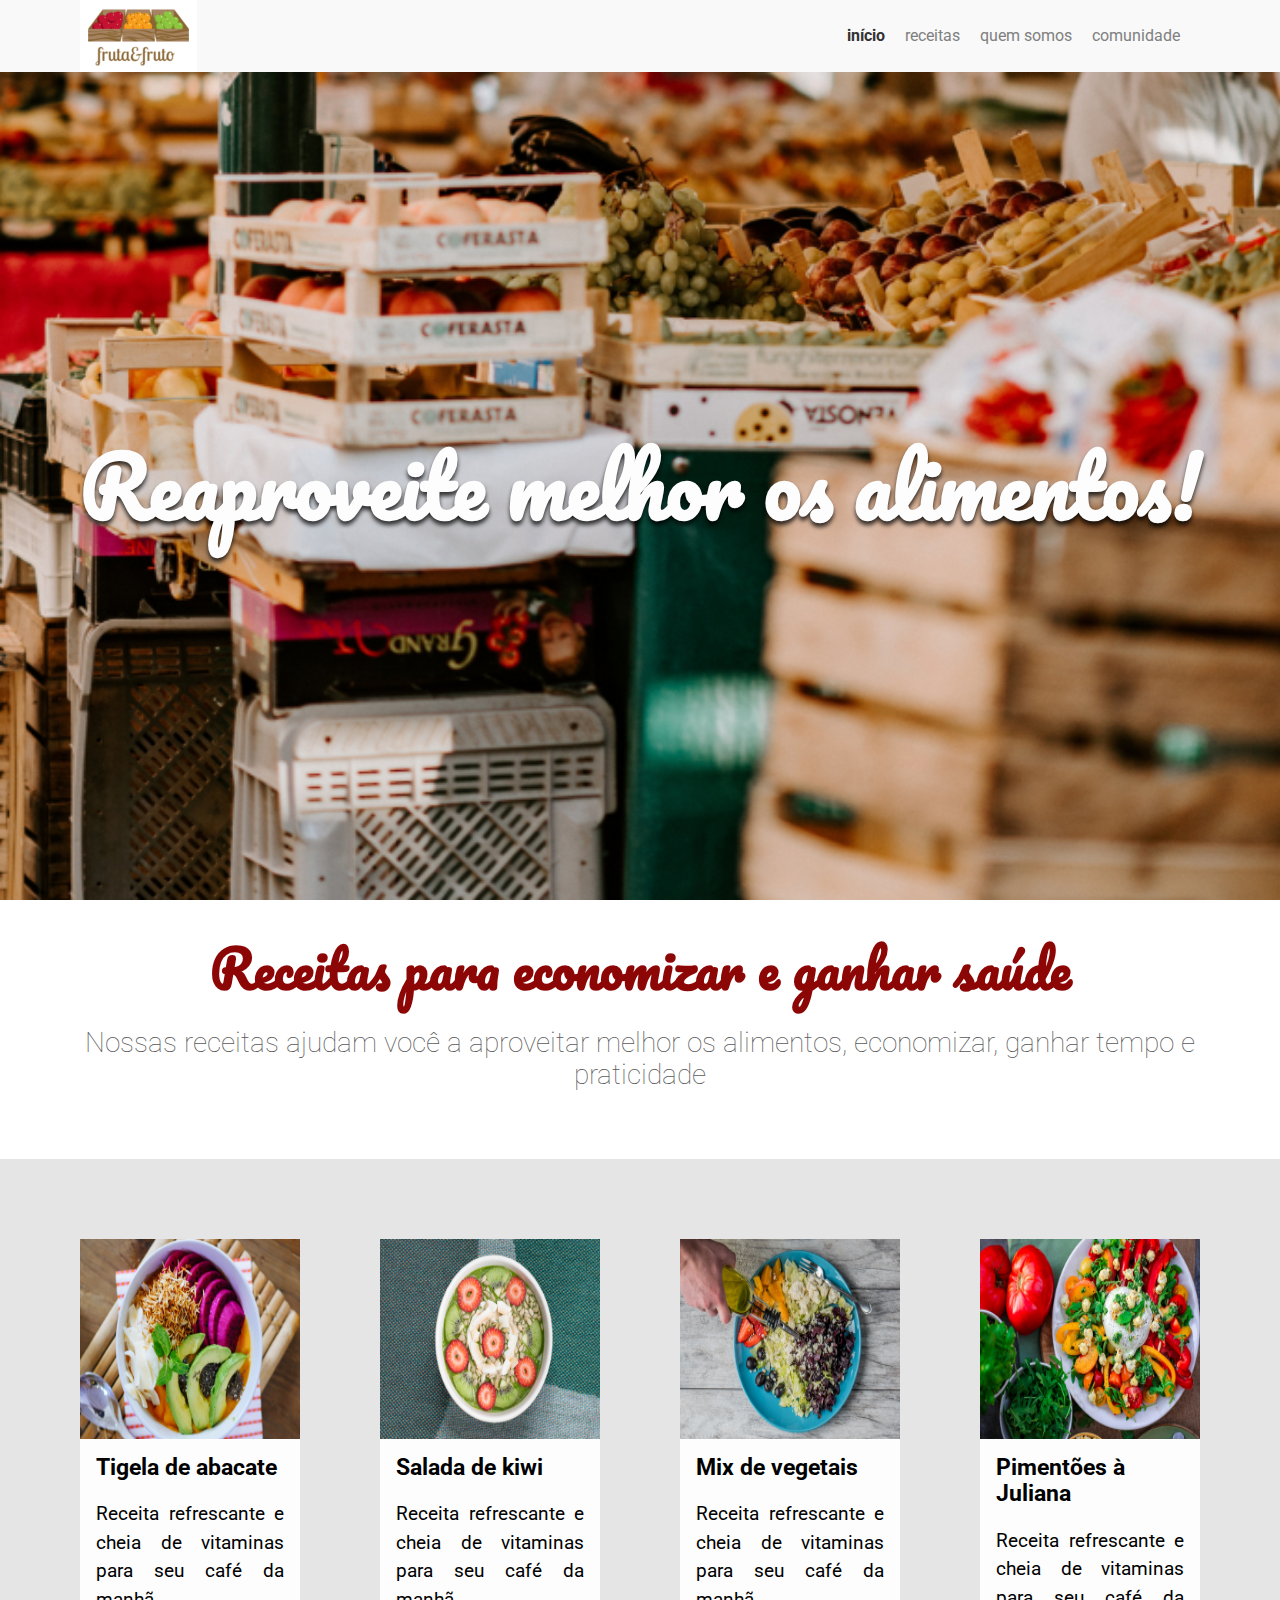
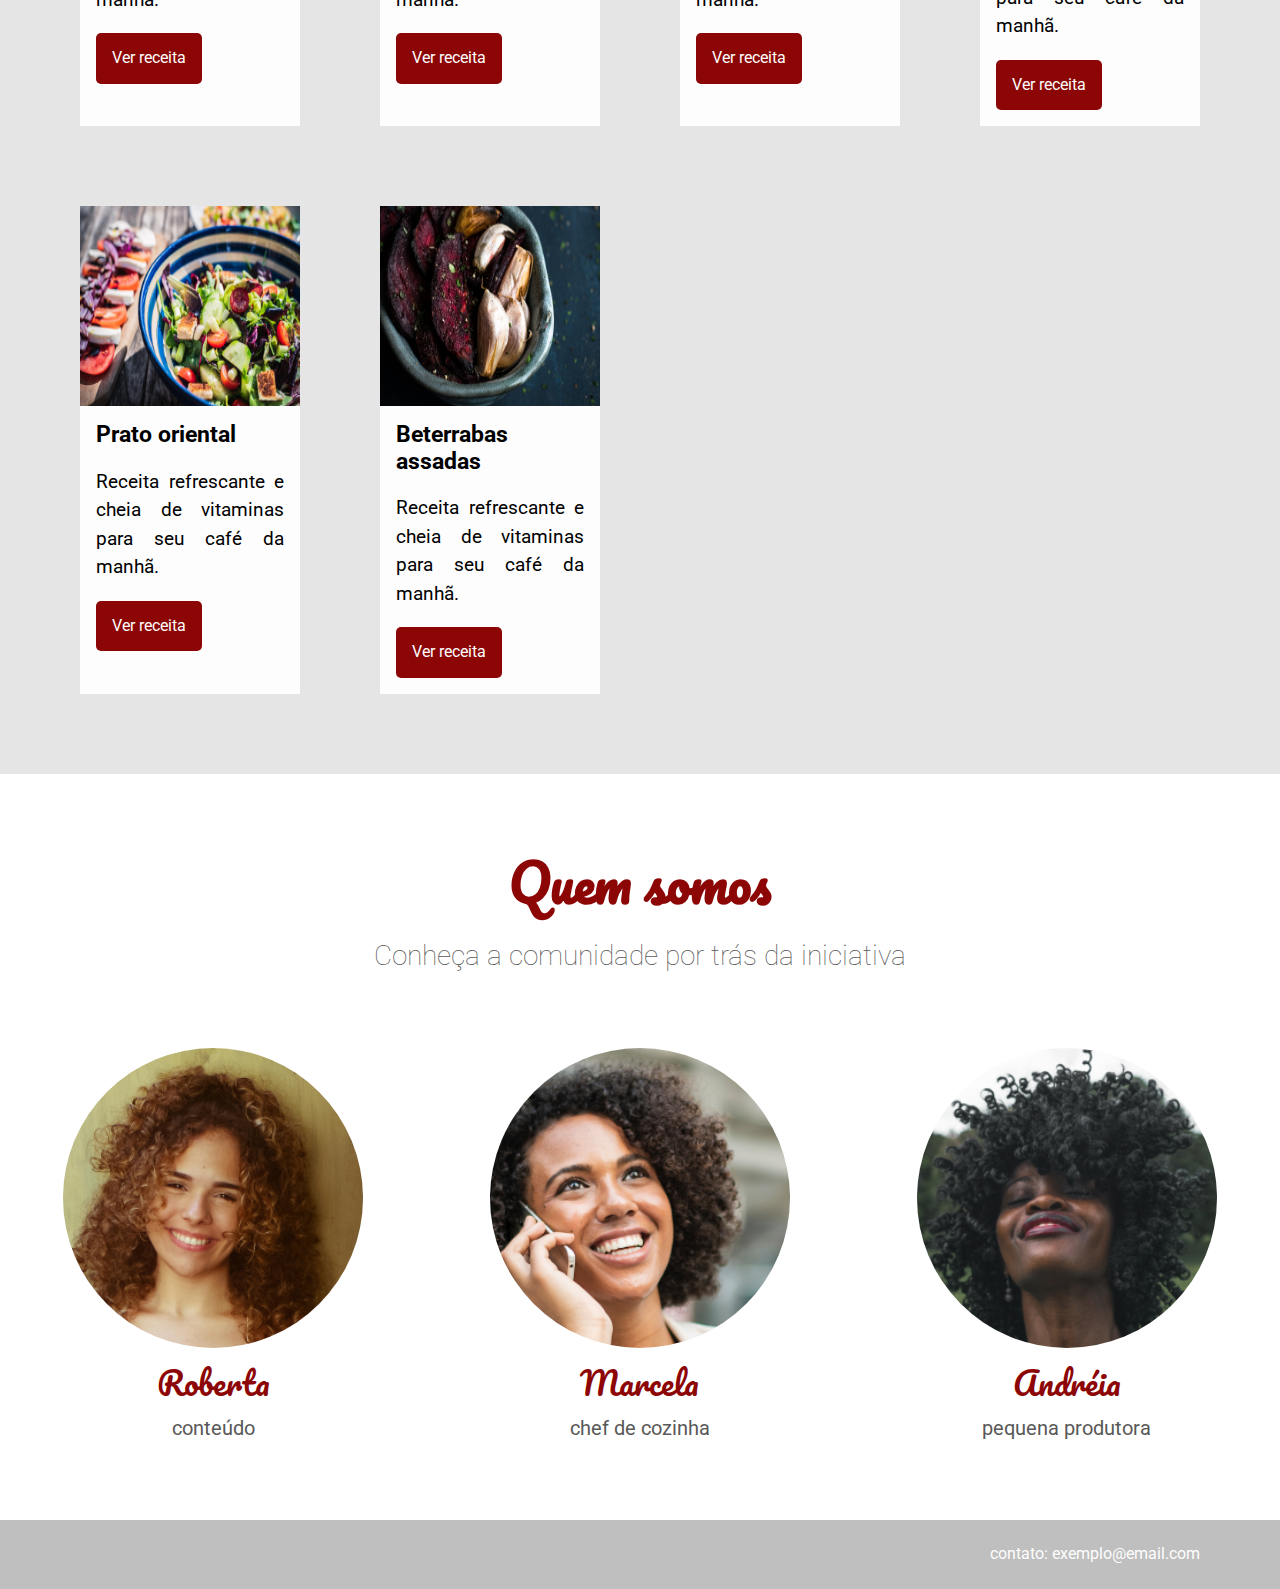
<file: 0-arquitetura-css/index.html>
<!DOCTYPE html>
<html lang="pt-BR">

<head>
    <link href="https://fonts.googleapis.com/css?family=Pacifico|Roboto:100,300,400,500,700,900" rel="stylesheet" />
    <meta charset="UTF-8" />
    <meta name="viewport" content="width=device-width, initial-scale=1.0" />
    <meta http-equiv="X-UA-Compatible" content="ie=edge" />
    
    <title>Fruta & Fruto</title>
    
    <link rel="stylesheet" href="assets/css/cabecalho.css"/>
    <link rel="stylesheet" href="assets/css/normalize.css"/>
    <link rel="stylesheet" href="assets/css/receitas.css">
    <link rel="stylesheet" href="assets/css/reset.css"/>
    <link rel="stylesheet" href="assets/css/pessoas.css"/>
    <link rel="stylesheet" href="assets/css/rodape.css"/>
    <link rel="stylesheet" href="assets/css/logo.css"/>

    
    <link rel="stylesheet" href="assets/css/menu/menu-lista.css">
    <link rel="stylesheet" href="assets/css/menu/menu-item.css">
    <link rel="stylesheet" href="assets/css/menu/menu-link.css">

    <link rel="stylesheet" href="assets/css/banner/banner-imagem.css">
    <link rel="stylesheet" href="assets/css/banner/banner-titulo.css">
    <link rel="stylesheet" href="assets/css/banner/banner.css">

    <link rel="stylesheet" href="assets/css/sobre/sobre.css">
    <link rel="stylesheet" href="assets/css/sobre/sobre-descricao.css">
    <link rel="stylesheet" href="assets/css/sobre/sobre-titulo.css">

    <link rel="stylesheet" href="assets/css/receita/receita-botao.css">
    <link rel="stylesheet" href="assets/css/receita/receita-conteudo.css">
    <link rel="stylesheet" href="assets/css/receita/receita-descricao.css">
    <link rel="stylesheet" href="assets/css/receita/receita-imagem.css">
    <link rel="stylesheet" href="assets/css/receita/receita-titulo.css">
    <link rel="stylesheet" href="assets/css/receita/receita.css">

    <link rel="stylesheet" href="assets/css/quemSomos/quemSomos-descricao.css">
    <link rel="stylesheet" href="assets/css/quemSomos/quemSomos-titulo.css">
    <link rel="stylesheet" href="assets/css/quemSomos/quemSomos.css">

    <link rel="stylesheet" href="assets/css/pessoa/pessoa-funcao.css">
    <link rel="stylesheet" href="assets/css/pessoa/pessoa-imagem.css">
    <link rel="stylesheet" href="assets/css/pessoa/pessoa-nome.css">
    <link rel="stylesheet" href="assets/css/pessoa/pessoa.css">
</head>

<body>
    <header class="cabecalho">
        <img class="logo" alt="Fruta & Fruto" src="./assets/img/logo.jpg"></img>
        <nav class="menu">
            <ul class="menu__lista ">
                <li class="menu__item"><a class="menu__link ativo" href="#">Início</a></li>
                <li class="menu__item"><a class="menu__link" href="#">Receitas</a></li>
                <li class="menu__item"><a class="menu__link" href="#">Quem somos</a></li>
                <li class="menu__item"><a class="menu__link" href="#">Comunidade</a></li>

            </ul>
        </nav>
    </header>

    <section class="banner">
        <div class="banner__imagem" src="./assets/img/banner.jpg"></div> 
        <h2 class="banner__titulo">Reaproveite melhor os alimentos!</h2>
    </section>

    <section class="sobre">
        <h2 class="sobre__titulo">Receitas para economizar e ganhar saúde</h2>
        <p class="sobre__descricao">Nossas receitas ajudam você a aproveitar melhor os alimentos, economizar, ganhar
            tempo e praticidade</p>
    </section>

    <section class="receitas">
        <div class="receita">
            <img alt="Tigela de abacate" class="receita__imagem" src="./assets/img/receitas/tigela-de-abacate.jpg" />
            <div class="receita__conteudo">
                <h4 class="receita__titulo">Tigela de abacate</h4>
                <p class="receita__descricao">Receita refrescante e cheia de vitaminas para seu café da manhã.</p>
                <button class="receita__botao">Ver receita</button>
            </div>
        </div>
        <div class="receita">
            <img alt="Salada de kiwi" class="receita__imagem" src="./assets/img/receitas/salada-de-kiwi.jpg" />
            <div class="receita__conteudo">
                <h4 class="receita__titulo">Salada de kiwi</h4>
                <p class="receita__descricao">Receita refrescante e cheia de vitaminas para seu café da manhã.</p>
                <button class="receita__botao">Ver receita</button>
            </div>
        </div>
        <div class="receita">
            <img alt="Mix de vegetais" class="receita__imagem" src="./assets/img/receitas/mix-de-vegetais.jpg" />
            <div class="receita__conteudo">
                <h4 class="receita__titulo">Mix de vegetais</h4>
                <p class="receita__descricao">Receita refrescante e cheia de vitaminas para seu café da manhã.</p>
                <button class="receita__botao">Ver receita</button>
            </div>
        </div>
        <div class="receita">
            <img alt="Pimentões à Juliana" class="receita__imagem"
                src="./assets/img/receitas/pimentoes-a-juliana.jpg" />
            <div class="receita__conteudo">
                <h4 class="receita__titulo">Pimentões à Juliana</h4>
                <p class="receita__descricao">Receita refrescante e cheia de vitaminas para seu café da manhã.</p>
                <button class="receita__botao">Ver receita</button>
            </div>
        </div>
        <div class="receita">
            <img alt="Prato oriental" class="receita__imagem" src="./assets/img/receitas/prato-oriental.jpg" />
            <div class="receita__conteudo">
                <h4 class="receita__titulo">Prato oriental</h4>
                <p class="receita__descricao">Receita refrescante e cheia de vitaminas para seu café da manhã.</p>
                <button class="receita__botao">Ver receita</button>
            </div>
        </div>
        <div class="receita">
            <img alt="Beterrabas assadas" class="receita__imagem" src="./assets/img/receitas/beterrabas-assadas.jpg" />
            <div class="receita__conteudo">
                <h4 class="receita__titulo">Beterrabas assadas</h4>
                <p class="receita__descricao">Receita refrescante e cheia de vitaminas para seu café da manhã.</p>
                <button class="receita__botao">Ver receita</button>
            </div>
        </div>
    </section>

    <section class="quem-somos">
        <h3 class="quem-somos__titulo">Quem somos</h3>
        <p class="quem-somos__descricao">Conheça a comunidade por trás da iniciativa</p>
        <div class="pessoas">
            <div class="pessoa">
                <div class="pessoa__imagem pessoa__imagem--roberta"></div>
                <span class="pessoa__nome">Roberta</span>
                <span class="pessoa__funcao">Conteúdo</span>
            </div>
            <div class="pessoa">
                <div class="pessoa__imagem pessoa__imagem--marcela"></div>
                <span class="pessoa__nome">Marcela</span>
                <span class="pessoa__funcao">Chef de cozinha</span>
            </div>
            <div class="pessoa">
                <div class="pessoa__imagem pessoa__imagem--andreia"></div>
                <span class="pessoa__nome">Andréia</span>
                <span class="pessoa__funcao">Pequena Produtora</span>
            </div>
        </div>
    </section>
    <footer class="rodape">
        Contato: exemplo@email.com 
    </footer>
</body>

</html>
</file>
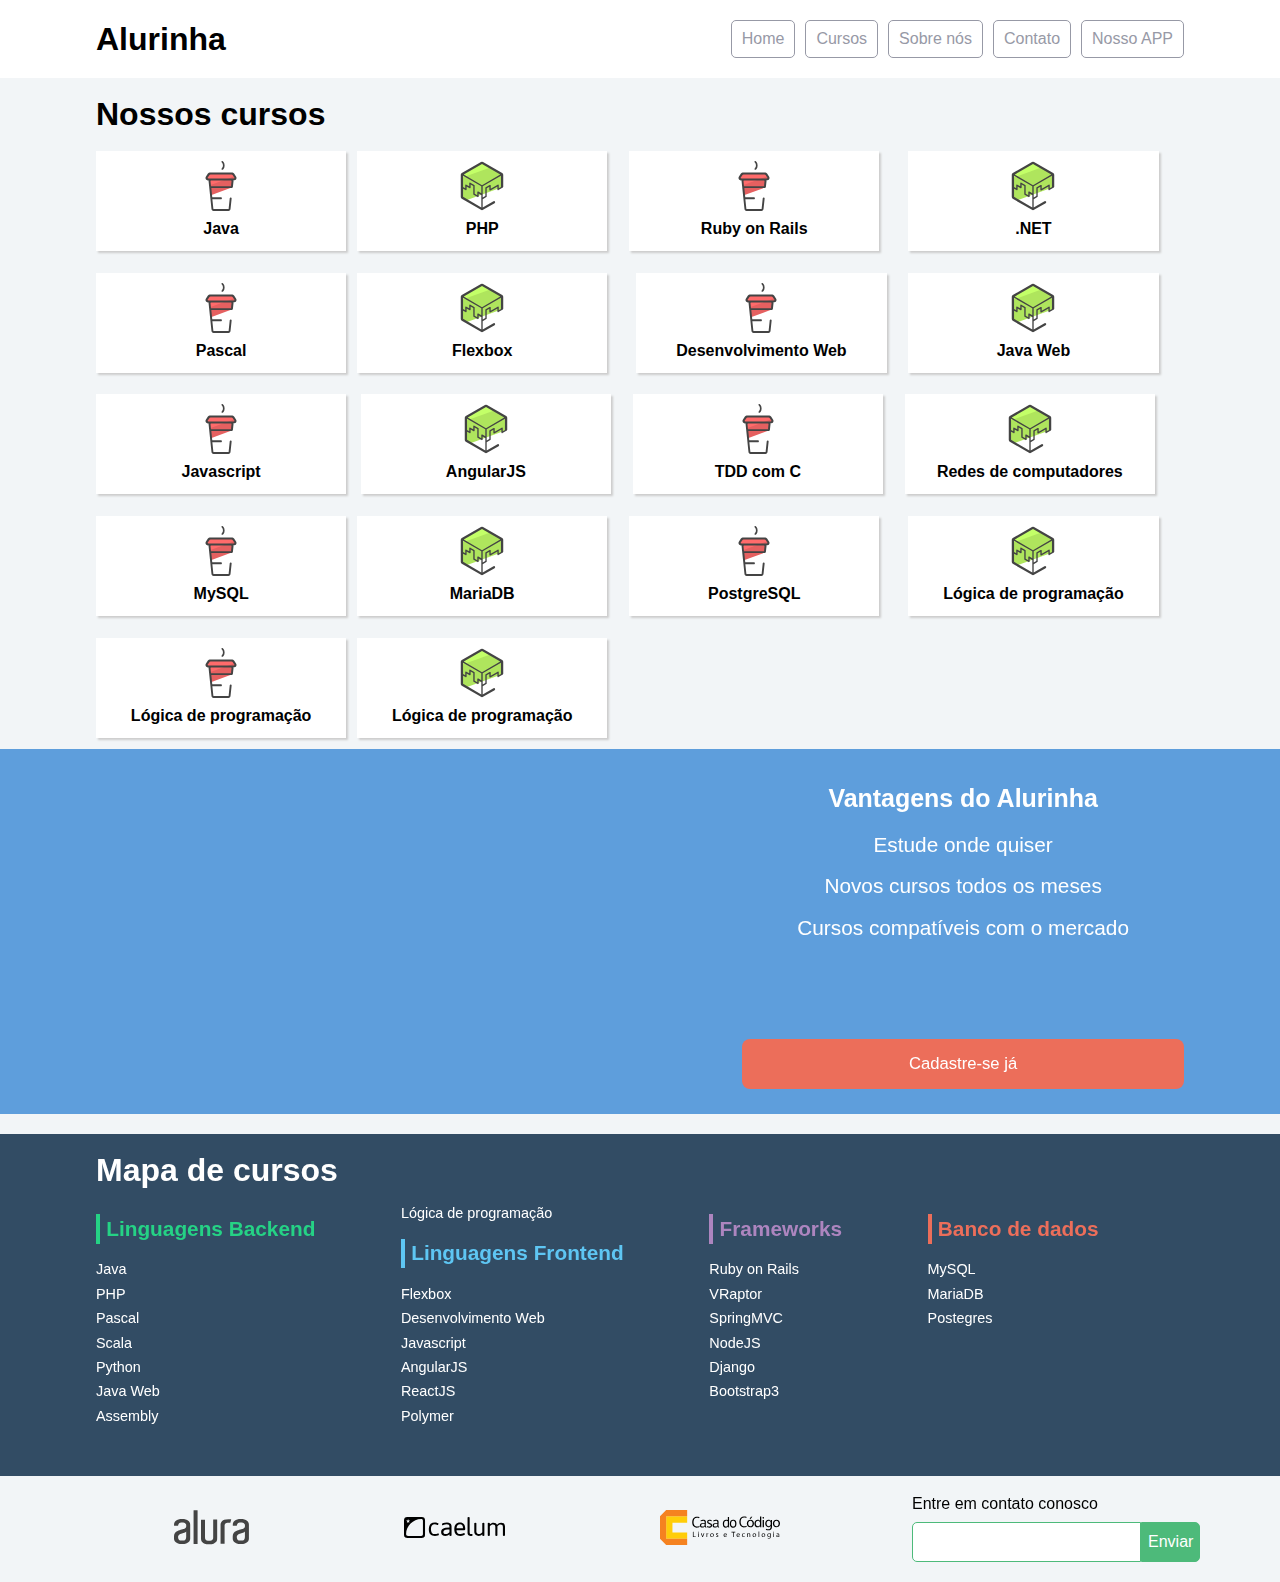
<file: 1-flexbox/index.html>
<!doctype html>
<html>
<head>
  <meta charset="utf-8">
  <meta name="viewport" content="width=device-width, initial-scale=1">
  <title>Alurinha | Cursos online</title>
  <link rel="stylesheet" href="css/reset.css">
  <link rel="stylesheet" href="css/style.css">
  <link rel="stylesheet" href="css/flexbox.css">
</head>
<body>
  
  <header class="cabecalhoPrincipal">
    <div class="container">
      <h1 class="cabecalhoPrincipal-titulo">
        <a href="#">Alurinha</a>
      </h1>
      
      <nav class="cabecalhoPrincipal-nav">
        <a class="cabecalhoPrincipal-nav-link" href="#">Home</a>
        <a class="cabecalhoPrincipal-nav-link" href="#">Cursos</a>
        <a class="cabecalhoPrincipal-nav-link" href="#">Sobre nós</a>
        <a class="cabecalhoPrincipal-nav-link" href="#">Contato</a>
        <a class="cabecalhoPrincipal-nav-link cabecalhoPrincipal-nav-link-app" href="#">Nosso APP</a>
      </nav>
    </div>
    
  </header>
  
  <main class="conteudoPrincipal">
    <div class="container">
      <h2 class="subtitulo">Nossos cursos</h2>
      
      <nav>
        <ul class="conteudoPrincipal-cursos">
          <li class="conteudoPrincipal-cursos-link"><a href="#">Java</a></li>
          <li class="conteudoPrincipal-cursos-link"><a href="#">PHP</a></li>
          <li class="conteudoPrincipal-cursos-link"><a href="#">Ruby on Rails</a></li>
          <li class="conteudoPrincipal-cursos-link"><a href="#">.NET</a></li>
          <li class="conteudoPrincipal-cursos-link"><a href="#">Pascal</a></li>
          <li class="conteudoPrincipal-cursos-link"><a href="#">Flexbox</a></li>
          <li class="conteudoPrincipal-cursos-link"><a href="#">Desenvolvimento Web</a></li>
          <li class="conteudoPrincipal-cursos-link"><a href="#">Java Web</a></li>
          <li class="conteudoPrincipal-cursos-link"><a href="#">Javascript</a></li>
          <li class="conteudoPrincipal-cursos-link"><a href="#">AngularJS</a></li>
          <li class="conteudoPrincipal-cursos-link"><a href="#">TDD com C</a></li>
          <li class="conteudoPrincipal-cursos-link"><a href="#">Redes de computadores</a></li>
          <li class="conteudoPrincipal-cursos-link"><a href="#">MySQL</a></li>
          <li class="conteudoPrincipal-cursos-link"><a href="#">MariaDB</a></li>
          <li class="conteudoPrincipal-cursos-link"><a href="#">PostgreSQL</a></li>
          <li class="conteudoPrincipal-cursos-link"><a href="#">Lógica de programação</a></li>
          <li class="conteudoPrincipal-cursos-link"><a href="#">Lógica de programação</a></li>
          <li class="conteudoPrincipal-cursos-link"><a href="#">Lógica de programação</a></li>
        </ul>
      </nav>
    </div>
    
    <section class="videoSobre">
      <div class="container">
        <iframe class="videoSobre-video" width="560" height="315" src="https://www.youtube.com/embed/bIlOsJzBVaY?list=PLh2Y_pKOa4UcF1BYPJR3EIMRi3nWAUxIp" frameborder="0" allowfullscreen></iframe>
        
        <div class="videoSobre-sobre">
          <h2 class="videoSobre-sobre-title">Vantagens do Alurinha</h2>
          <ul class="videoSobre-sobre-list">
            <li class="videoSobre-sobre-item">Estude onde quiser</li>
            <li class="videoSobre-sobre-item">Novos cursos todos os meses</li>
            <li class="videoSobre-sobre-item">Cursos compatíveis com o mercado</li>
          </ul>
          <button class="videoSobre-button">Cadastre-se já</button>
        </div>
      </div>
    </section>
    
  </main>
  
  <footer class="rodapePrincipal">
    <div class="container">
      
      <section class="rodapePrincipal-navMap">
        <h3 class="subtitulo">Mapa de cursos</h3>
        <nav class="rodapePrincipal-navMap-list">
          
          <h4 class="navmap-list-title navmap-list-title-backend">Linguagens Backend</h4>
          <a class="rodapePrincipal-navMap-link" href="#">Java</a>
          <a class="rodapePrincipal-navMap-link" href="#">PHP</a>
          <a class="rodapePrincipal-navMap-link" href="#">Pascal</a>
          <a class="rodapePrincipal-navMap-link" href="#">Scala</a>
          <a class="rodapePrincipal-navMap-link" href="#">Python</a>
          <a class="rodapePrincipal-navMap-link" href="#">Java Web</a>
          <a class="rodapePrincipal-navMap-link" href="#">Assembly</a>
          <a class="rodapePrincipal-navMap-link" href="#">Lógica de programação</a>
          
          <h4 class="navmap-list-title navmap-list-title-frontend">Linguagens Frontend</h4>
          <a class="rodapePrincipal-navMap-link" href="#">Flexbox</a>
          <a class="rodapePrincipal-navMap-link" href="#">Desenvolvimento Web</a>
          <a class="rodapePrincipal-navMap-link" href="#">Javascript</a>
          <a class="rodapePrincipal-navMap-link" href="#">AngularJS</a>
          <a class="rodapePrincipal-navMap-link" href="#">ReactJS</a>
          <a class="rodapePrincipal-navMap-link" href="#">Polymer</a>
          
          <h4 class="navmap-list-title navmap-list-title-framework">Frameworks</h4>
          <a class="rodapePrincipal-navMap-link" href="#">Ruby on Rails</a>
          <a class="rodapePrincipal-navMap-link" href="#">VRaptor</a>
          <a class="rodapePrincipal-navMap-link" href="#">SpringMVC</a>
          <a class="rodapePrincipal-navMap-link" href="#">NodeJS</a>
          <a class="rodapePrincipal-navMap-link" href="#">Django</a>
          <a class="rodapePrincipal-navMap-link" href="#">Bootstrap3</a>
          
          <h4 class="navmap-list-title navmap-list-title-bancoDeDados">Banco de dados</h4>
          <a class="rodapePrincipal-navMap-link" href="#">MySQL</a>
          <a class="rodapePrincipal-navMap-link" href="#">MariaDB</a>
          <a class="rodapePrincipal-navMap-link" href="#">Postegres</a>
          
        </nav>
      </section>
      
    </div>
    
    <section class="rodapePrincipal-patrocinadores">
      <div class="container">
        <ul class="rodapePrincipal-patrocinadores-list">
          <li>
            <a class="rodapePrincipal-patrocinadores-list-link patrocinadores-list-link-alura" href="#">
              <img src="img/logos/alura.svg" alt="Logo da Alura">
            </a>
          </li>
          <li>
            <a class="rodapePrincipal-patrocinadores-list-link patrocinadores-list-link-caelum" href="#">
              <img src="img/logos/caelum.svg" alt="Logo da Caelum">
            </a>
          </li>
          <li>
            <a class="rodapePrincipal-patrocinadores-list-link patrocinadores-list-link-casaDoCodigo" href="#">
              <img src="img/logos/cdc.svg" alt="Logo da Casa do Código">
            </a>
          </li>
        </ul>
        <form class="rodapePrincipal-contatoForm" action="#">
          <fieldset>
            <legend class="rodapePrincipal-contatoForm-legend" for="email-contato">Entre em contato conosco</legend>
            <div class="rodapePrincipal-contatoForm-fieldset"> 
              <input class="rodapePrincipal-contatoForm-emailInput" type="email" name="email-contato" id="email-contato">
              <button class="rodapePrincipal-contatoForm-submit" type="submit">Enviar</button>
            </div>
          </fieldset>
        </form>
      </div>
    </section>
  </footer>
  
</body>
</html>
</file>
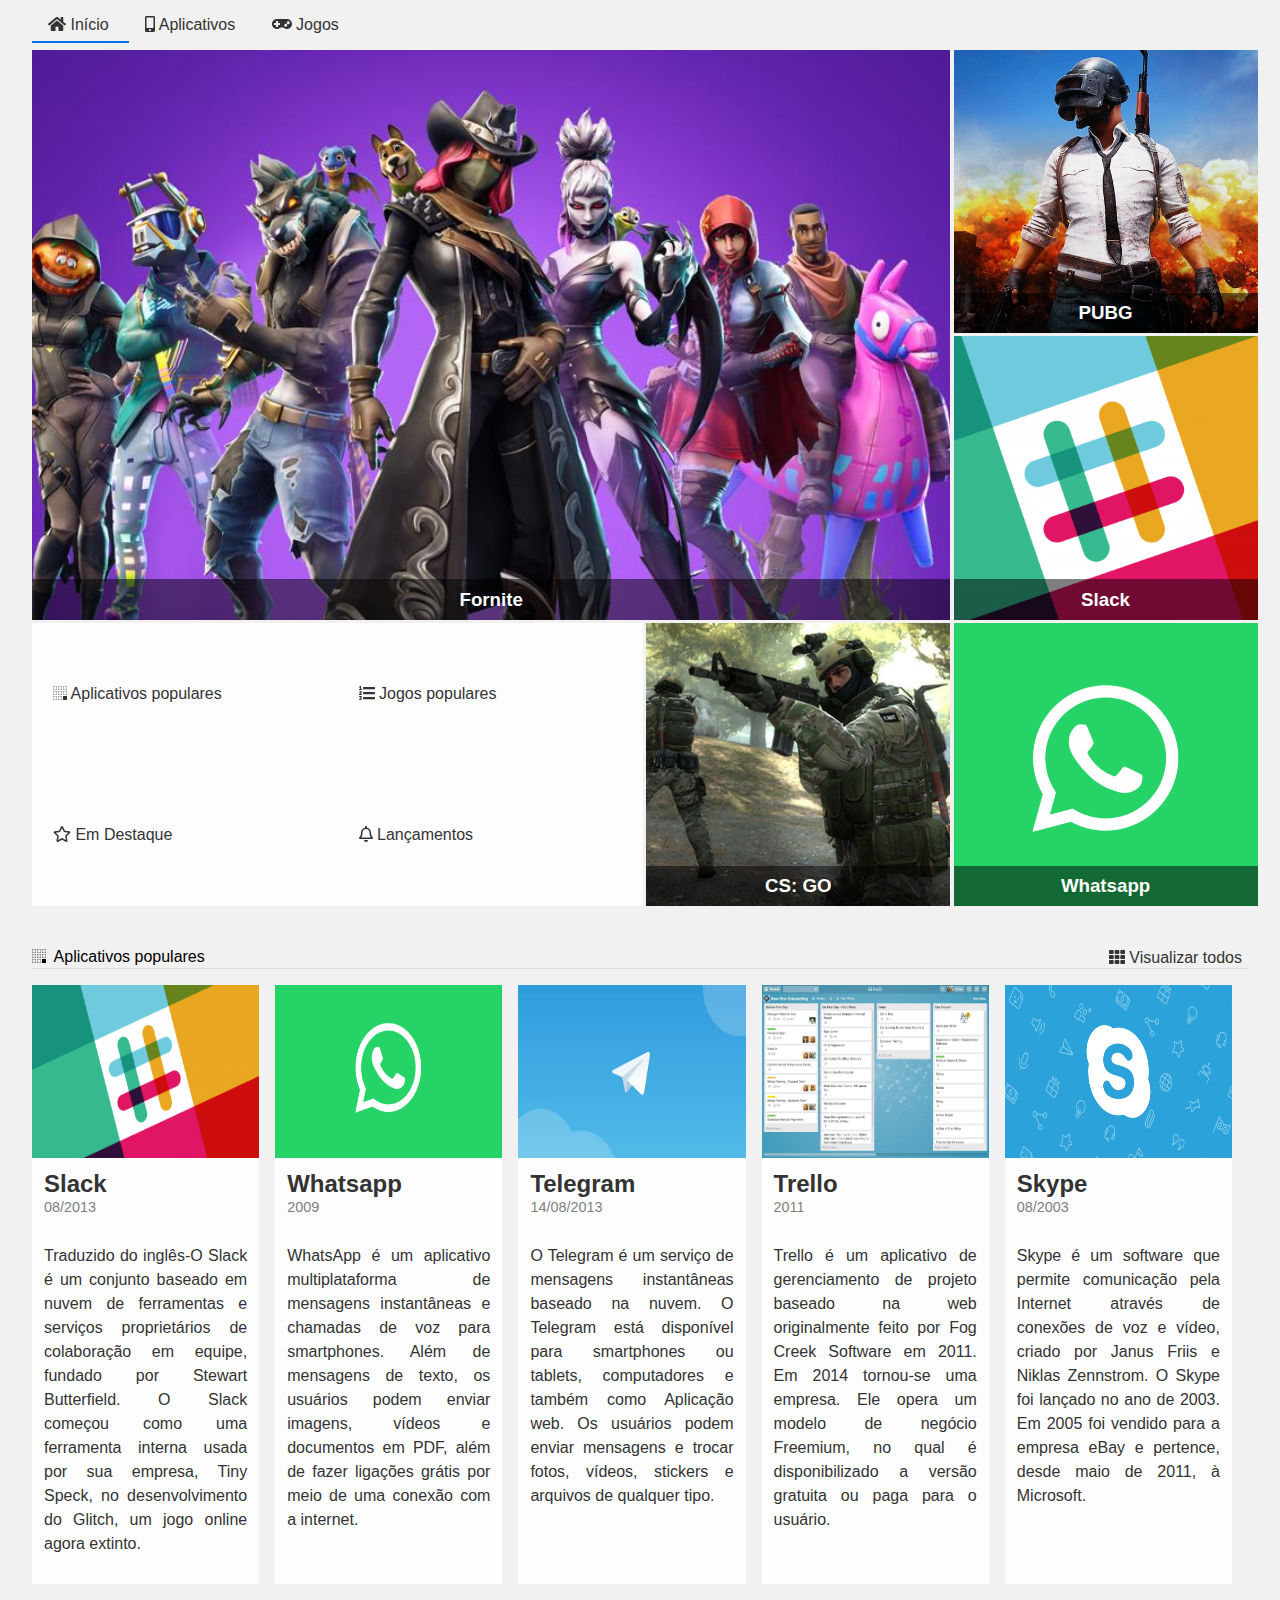
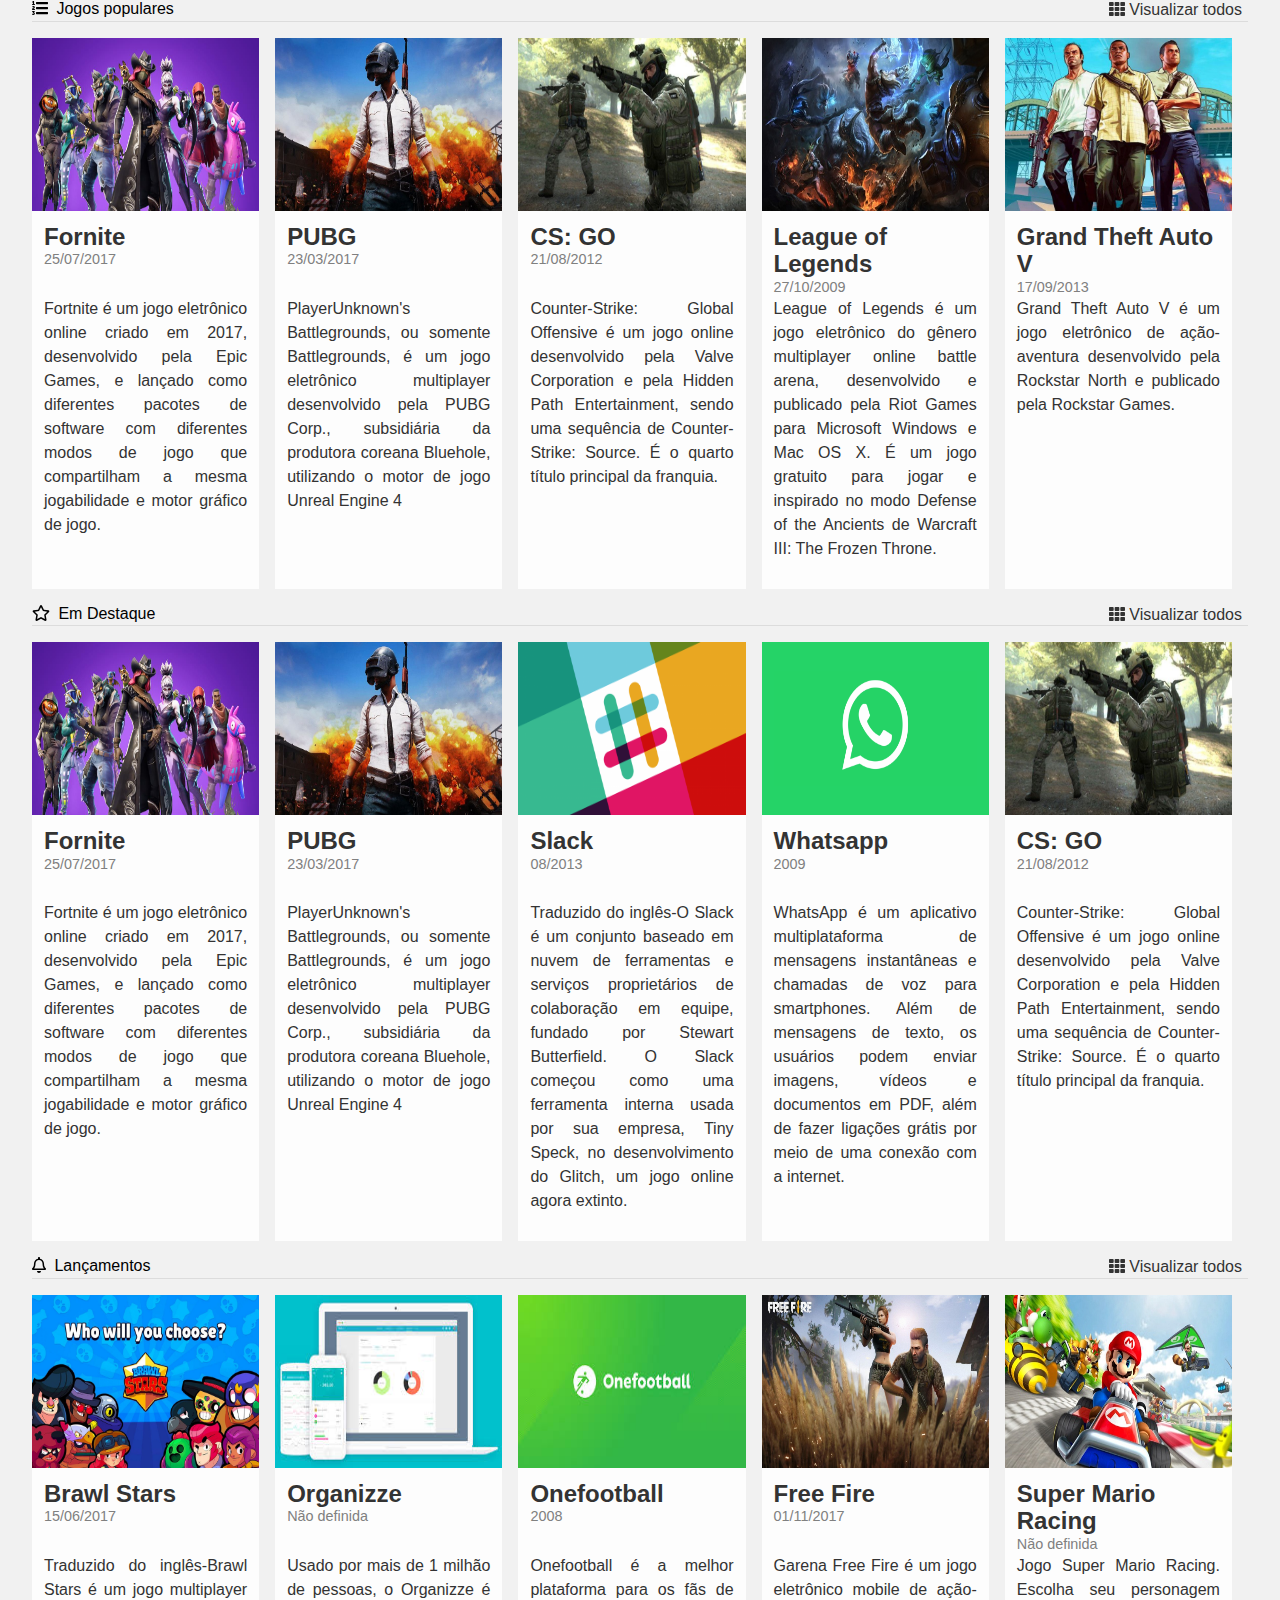
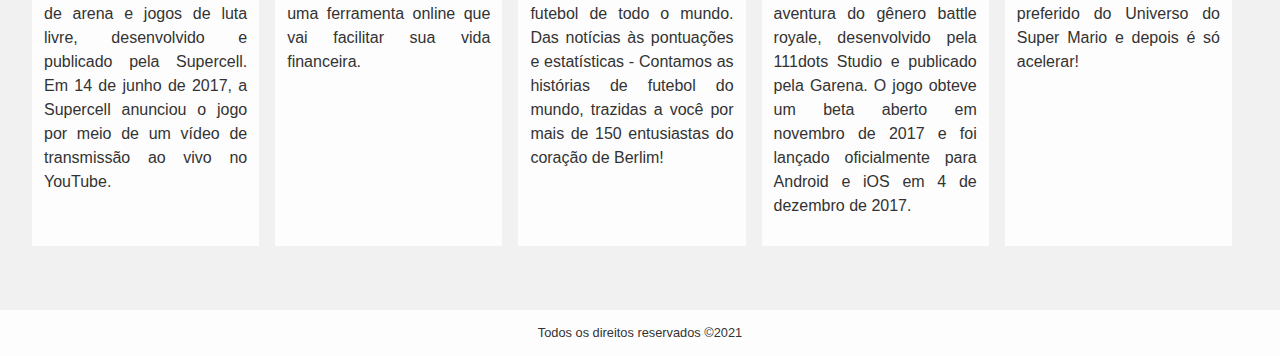
<file: 2-grid/index.html>
<!DOCTYPE html>
<html lang="en">
  <head>
    <meta charset="UTF-8" />
    <meta name="viewport" content="width=device-width, initial-scale=1.0" />
    <meta http-equiv="X-UA-Compatible" content="ie=edge" />
    <title>Alura Store | Baixe nossos aplicativos e jogos</title>
    <link href="./assets/css/normalize.css" rel="stylesheet" />
    <link href="./assets/css/reset.css" rel="stylesheet" />
    <link href="./assets/css/style.css" rel="stylesheet" />
    <link href="./assets/css/destaques.css" rel="stylesheet" />
    <link href="./assets/css/populares.css" rel="stylesheet" />
    <link href="./assets/css/menu.css" rel="stylesheet" />
    <link href="./assets/css/responsivo.css" rel="stylesheet" />
  </head>

  <body class="app">
    <header class="cabecalho">
      <nav class="menu">
        <ul class="menu__lista">
          <li class="menu__item">
            <a class="menu__link ativo" href="#">
              <i class="fas fa-home"></i>
              Início
            </a>
            <a class="menu__link" href="#">
              <i class="fas fa-mobile-alt"></i>
              Aplicativos</a
            >
            <a class="menu__link" href="#">
              <i class="fas fa-gamepad"></i>
              Jogos
            </a>
          </li>
        </ul>
      </nav>
    </header>
    <main class="conteudo">
      <section class="destaques">
        <div class="destaques__principal caixa">
          <h3 class="destaques__titulo">Fornite</h3>
        </div>
        <div class="destaques__secundario caixa">
          <h3 class="destaques__titulo">PUBG</h3>
        </div>
        <div class="destaques__secundario caixa">
          <h3 class="destaques__titulo">Slack</h3>
        </div>
        <div class="destaques__secundario caixa">
          <h3 class="destaques__titulo">Whatsapp</h3>
        </div>
        <div class="destaques__secundario caixa">
          <h3 class="destaques__titulo">CS: GO</h3>
        </div>
        <div class="destaques__categorias">
          <ul class="destaques__categorias___lista">
            <li class="destaques__categorias___item">
              <a class="destaques__categorias___link" href="#">
                <i
                  class="destaques__categorias___icone fab fa-buromobelexperte"
                ></i>
                Aplicativos populares
              </a>
            </li>
            <li class="destaques__categorias___item">
              <a class="destaques__categorias___link" href="#">
                <i class="fas fa-list-ol"></i>
                Jogos populares
              </a>
            </li>
            <li class="destaques__categorias___item">
              <a class="destaques__categorias___link" href="#">
                <i class="far fa-star"></i>
                Em Destaque
              </a>
            </li>
            <li class="destaques__categorias___item">
              <a class="destaques__categorias___link" href="#">
                <i class="far fa-bell"></i>
                Lançamentos
              </a>
            </li>
          </ul>
        </div>
      </section>
      <section class="populares">
        <div class="populares__itens">
          <div class="populares__info">
            <div class="populares__cabecalho">
              <h4 class="populares__titulo">
                <i class="populares__icone fab fa-buromobelexperte"></i>
                Aplicativos populares
              </h4>
              <button class="populares__botao">
                <i class="fas fa-th"></i>
                Visualizar todos
              </button>
            </div>
          </div>
          <div class="populares__conteudo">
            <div class="populares__card">
              <img
                class="populares__card___imagem"
                src="./assets/img/slack.png"
              />
              <div class="populares__card___corpo">
                <div class="populares__card___cabecalho">
                  <h5 class="populares__card___titulo">Slack</h5>
                  <time class="populares__card___data" datetime="2013-08-01"
                    >08/2013</time
                  >
                </div>
                <div class="populares__card___descricao">
                  Traduzido do inglês-O Slack é um conjunto baseado em nuvem de
                  ferramentas e serviços proprietários de colaboração em equipe,
                  fundado por Stewart Butterfield. O Slack começou como uma
                  ferramenta interna usada por sua empresa, Tiny Speck, no
                  desenvolvimento do Glitch, um jogo online agora extinto.
                </div>
              </div>
            </div>
            <div class="populares__card">
              <img
                class="populares__card___imagem"
                src="./assets/img/whatsapp.png"
              />
              <div class="populares__card___corpo">
                <div class="populares__card___cabecalho">
                  <h5 class="populares__card___titulo">Whatsapp</h5>
                  <time class="populares__card___data" datetime="20090-01-01"
                    >2009</time
                  >
                </div>
                <div class="populares__card___descricao">
                  WhatsApp é um aplicativo multiplataforma de mensagens
                  instantâneas e chamadas de voz para smartphones. Além de
                  mensagens de texto, os usuários podem enviar imagens, vídeos e
                  documentos em PDF, além de fazer ligações grátis por meio de
                  uma conexão com a internet.
                </div>
              </div>
            </div>
            <div class="populares__card">
              <img
                class="populares__card___imagem"
                src="./assets/img/telegram.jpeg"
              />
              <div class="populares__card___corpo">
                <div class="populares__card___cabecalho">
                  <h5 class="populares__card___titulo">Telegram</h5>
                  <time class="populares__card___data" datetime="2013-08-14"
                    >14/08/2013</time
                  >
                </div>
                <div class="populares__card___descricao">
                  O Telegram é um serviço de mensagens instantâneas baseado na
                  nuvem. O Telegram está disponível para smartphones ou tablets,
                  computadores e também como Aplicação web. Os usuários podem
                  enviar mensagens e trocar fotos, vídeos, stickers e arquivos
                  de qualquer tipo.
                </div>
              </div>
            </div>
            <div class="populares__card">
              <img
                class="populares__card___imagem"
                src="./assets/img/trello.jpg"
              />
              <div class="populares__card___corpo">
                <div class="populares__card___cabecalho">
                  <h5 class="populares__card___titulo">Trello</h5>
                  <time class="populares__card___data" datetime="2011-01-01"
                    >2011</time
                  >
                </div>
                <div class="populares__card___descricao">
                  Trello é um aplicativo de gerenciamento de projeto baseado na
                  web originalmente feito por Fog Creek Software em 2011. Em
                  2014 tornou-se uma empresa. Ele opera um modelo de negócio
                  Freemium, no qual é disponibilizado a versão gratuita ou paga
                  para o usuário.
                </div>
              </div>
            </div>
            <div class="populares__card">
              <img
                class="populares__card___imagem"
                src="./assets/img/skype.png"
              />
              <div class="populares__card___corpo">
                <div class="populares__card___cabecalho">
                  <h5 class="populares__card___titulo">Skype</h5>
                  <time class="populares__card___data" datetime="2003-08-01"
                    >08/2003</time
                  >
                </div>
                <div class="populares__card___descricao">
                  Skype é um software que permite comunicação pela Internet
                  através de conexões de voz e vídeo, criado por Janus Friis e
                  Niklas Zennstrom. O Skype foi lançado no ano de 2003. Em 2005
                  foi vendido para a empresa eBay e pertence, desde maio de
                  2011, à Microsoft.
                </div>
              </div>
            </div>
          </div>
        </div>
        <div class="populares__itens">
          <div class="populares__info">
            <div class="populares__cabecalho">
              <h4 class="populares__titulo">
                <i class="populares__icone fas fa-list-ol"></i>
                Jogos populares
              </h4>
              <button class="populares__botao">
                <i class="fas fa-th"></i>
                Visualizar todos
              </button>
            </div>
          </div>
          <div class="populares__conteudo">
            <div class="populares__card">
              <img
                class="populares__card___imagem"
                src="./assets/img/fortnite.jpg"
              />
              <div class="populares__card___corpo">
                <div class="populares__card___cabecalho">
                  <h5 class="populares__card___titulo">Fornite</h5>
                  <time class="populares__card___data" datetime="2017-07-25"
                    >25/07/2017</time
                  >
                </div>
                <div class="populares__card___descricao">
                  Fortnite é um jogo eletrônico online criado em 2017,
                  desenvolvido pela Epic Games, e lançado como diferentes
                  pacotes de software com diferentes modos de jogo que
                  compartilham a mesma jogabilidade e motor gráfico de jogo.
                </div>
              </div>
            </div>
            <div class="populares__card">
              <img
                class="populares__card___imagem"
                src="./assets/img/pubg.jpg"
              />
              <div class="populares__card___corpo">
                <div class="populares__card___cabecalho">
                  <h5 class="populares__card___titulo">PUBG</h5>
                  <time class="populares__card___data" datetime="2017-03-23"
                    >23/03/2017</time
                  >
                </div>
                <div class="populares__card___descricao">
                  PlayerUnknown's Battlegrounds, ou somente Battlegrounds, é um
                  jogo eletrônico multiplayer desenvolvido pela PUBG Corp.,
                  subsidiária da produtora coreana Bluehole, utilizando o motor
                  de jogo Unreal Engine 4
                </div>
              </div>
            </div>
            <div class="populares__card">
              <img
                class="populares__card___imagem"
                src="./assets/img/cs-go.jpg"
              />
              <div class="populares__card___corpo">
                <div class="populares__card___cabecalho">
                  <h5 class="populares__card___titulo">CS: GO</h5>
                  <time class="populares__card___data" datetime="2012-08-21"
                    >21/08/2012</time
                  >
                </div>
                <div class="populares__card___descricao">
                  Counter-Strike: Global Offensive é um jogo online desenvolvido
                  pela Valve Corporation e pela Hidden Path Entertainment, sendo
                  uma sequência de Counter-Strike: Source. É o quarto título
                  principal da franquia.
                </div>
              </div>
            </div>
            <div class="populares__card">
              <img
                class="populares__card___imagem"
                src="./assets/img/lol.jpg"
              />
              <div class="populares__card___corpo">
                <div class="populares__card___cabecalho">
                  <h5 class="populares__card___titulo">League of Legends</h5>
                  <time class="populares__card___data" datetime="2009-10-27"
                    >27/10/2009</time
                  >
                </div>
                <div class="populares__card___descricao">
                  League of Legends é um jogo eletrônico do gênero multiplayer
                  online battle arena, desenvolvido e publicado pela Riot Games
                  para Microsoft Windows e Mac OS X. É um jogo gratuito para
                  jogar e inspirado no modo Defense of the Ancients de Warcraft
                  III: The Frozen Throne.
                </div>
              </div>
            </div>
            <div class="populares__card">
              <img
                class="populares__card___imagem"
                src="./assets/img/gta-v.jpg"
              />
              <div class="populares__card___corpo">
                <div class="populares__card___cabecalho">
                  <h5 class="populares__card___titulo">Grand Theft Auto V</h5>
                  <time class="populares__card___data" datetime="2013-09-17"
                    >17/09/2013</time
                  >
                </div>
                <div class="populares__card___descricao">
                  Grand Theft Auto V é um jogo eletrônico de ação-aventura
                  desenvolvido pela Rockstar North e publicado pela Rockstar
                  Games.
                </div>
              </div>
            </div>
          </div>
        </div>
        <div class="populares__itens">
          <div class="populares__info">
            <div class="populares__cabecalho">
              <h4 class="populares__titulo">
                <i class="populares__icone far fa-star"></i>
                Em Destaque
              </h4>
              <button class="populares__botao">
                <i class="fas fa-th"></i>
                Visualizar todos
              </button>
            </div>
          </div>
          <div class="populares__conteudo">
            <div class="populares__card">
              <img
                class="populares__card___imagem"
                src="./assets/img/fortnite.jpg"
              />
              <div class="populares__card___corpo">
                <div class="populares__card___cabecalho">
                  <h5 class="populares__card___titulo">Fornite</h5>
                  <time class="populares__card___data" datetime="2017-07-25"
                    >25/07/2017</time
                  >
                </div>
                <div class="populares__card___descricao">
                  Fortnite é um jogo eletrônico online criado em 2017,
                  desenvolvido pela Epic Games, e lançado como diferentes
                  pacotes de software com diferentes modos de jogo que
                  compartilham a mesma jogabilidade e motor gráfico de jogo.
                </div>
              </div>
            </div>
            <div class="populares__card">
              <img
                class="populares__card___imagem"
                src="./assets/img/pubg.jpg"
              />
              <div class="populares__card___corpo">
                <div class="populares__card___cabecalho">
                  <h5 class="populares__card___titulo">PUBG</h5>
                  <time class="populares__card___data" datetime="2017-03-23"
                    >23/03/2017</time
                  >
                </div>
                <div class="populares__card___descricao">
                  PlayerUnknown's Battlegrounds, ou somente Battlegrounds, é um
                  jogo eletrônico multiplayer desenvolvido pela PUBG Corp.,
                  subsidiária da produtora coreana Bluehole, utilizando o motor
                  de jogo Unreal Engine 4
                </div>
              </div>
            </div>
            <div class="populares__card">
              <img
                class="populares__card___imagem"
                src="./assets/img/slack.png"
              />
              <div class="populares__card___corpo">
                <div class="populares__card___cabecalho">
                  <h5 class="populares__card___titulo">Slack</h5>
                  <time class="populares__card___data" datetime="2013-08-01"
                    >08/2013</time
                  >
                </div>
                <div class="populares__card___descricao">
                  Traduzido do inglês-O Slack é um conjunto baseado em nuvem de
                  ferramentas e serviços proprietários de colaboração em equipe,
                  fundado por Stewart Butterfield. O Slack começou como uma
                  ferramenta interna usada por sua empresa, Tiny Speck, no
                  desenvolvimento do Glitch, um jogo online agora extinto.
                </div>
              </div>
            </div>
            <div class="populares__card">
              <img
                class="populares__card___imagem"
                src="./assets/img/whatsapp.png"
              />
              <div class="populares__card___corpo">
                <div class="populares__card___cabecalho">
                  <h5 class="populares__card___titulo">Whatsapp</h5>
                  <time class="populares__card___data" datetime="20090-01-01"
                    >2009</time
                  >
                </div>
                <div class="populares__card___descricao">
                  WhatsApp é um aplicativo multiplataforma de mensagens
                  instantâneas e chamadas de voz para smartphones. Além de
                  mensagens de texto, os usuários podem enviar imagens, vídeos e
                  documentos em PDF, além de fazer ligações grátis por meio de
                  uma conexão com a internet.
                </div>
              </div>
            </div>
            <div class="populares__card">
              <img
                class="populares__card___imagem"
                src="./assets/img/cs-go.jpg"
              />
              <div class="populares__card___corpo">
                <div class="populares__card___cabecalho">
                  <h5 class="populares__card___titulo">CS: GO</h5>
                  <time class="populares__card___data" datetime="2012-08-21"
                    >21/08/2012</time
                  >
                </div>
                <div class="populares__card___descricao">
                  Counter-Strike: Global Offensive é um jogo online desenvolvido
                  pela Valve Corporation e pela Hidden Path Entertainment, sendo
                  uma sequência de Counter-Strike: Source. É o quarto título
                  principal da franquia.
                </div>
              </div>
            </div>
          </div>
        </div>
        <div class="populares__itens">
          <div class="populares__info">
            <div class="populares__cabecalho">
              <h4 class="populares__titulo">
                <i class="populares__icone far fa-bell"></i>
                Lançamentos
              </h4>
              <button class="populares__botao">
                <i class="fas fa-th"></i>
                Visualizar todos
              </button>
            </div>
          </div>
          <div class="populares__conteudo">
            <div class="populares__card">
              <img
                class="populares__card___imagem"
                src="./assets/img/brawl-stars.jpg"
              />
              <div class="populares__card___corpo">
                <div class="populares__card___cabecalho">
                  <h5 class="populares__card___titulo">Brawl Stars</h5>
                  <time class="populares__card___data" datetime="2017-06-15"
                    >15/06/2017</time
                  >
                </div>
                <div class="populares__card___descricao">
                  Traduzido do inglês-Brawl Stars é um jogo multiplayer de arena
                  e jogos de luta livre, desenvolvido e publicado pela
                  Supercell. Em 14 de junho de 2017, a Supercell anunciou o jogo
                  por meio de um vídeo de transmissão ao vivo no YouTube.
                </div>
              </div>
            </div>
            <div class="populares__card">
              <img
                class="populares__card___imagem"
                src="./assets/img/organizze.jpeg"
              />
              <div class="populares__card___corpo">
                <div class="populares__card___cabecalho">
                  <h5 class="populares__card___titulo">Organizze</h5>
                  <time class="populares__card___data" datetime=""
                    >Não definida</time
                  >
                </div>
                <div class="populares__card___descricao">
                  Usado por mais de 1 milhão de pessoas, o Organizze é uma
                  ferramenta online que vai facilitar sua vida financeira.
                </div>
              </div>
            </div>
            <div class="populares__card">
              <img
                class="populares__card___imagem"
                src="./assets/img/onefotball.jpeg"
              />
              <div class="populares__card___corpo">
                <div class="populares__card___cabecalho">
                  <h5 class="populares__card___titulo">Onefootball</h5>
                  <time class="populares__card___data" datetime="2008-01-01"
                    >2008</time
                  >
                </div>
                <div class="populares__card___descricao">
                  Onefootball é a melhor plataforma para os fãs de futebol de
                  todo o mundo. Das notícias às pontuações e estatísticas -
                  Contamos as histórias de futebol do mundo, trazidas a você por
                  mais de 150 entusiastas do coração de Berlim!
                </div>
              </div>
            </div>
            <div class="populares__card">
              <img
                class="populares__card___imagem"
                src="./assets/img/free-fire.jpg"
              />
              <div class="populares__card___corpo">
                <div class="populares__card___cabecalho">
                  <h5 class="populares__card___titulo">Free Fire</h5>
                  <time class="populares__card___data" datetime="2017-11-01"
                    >01/11/2017</time
                  >
                </div>
                <div class="populares__card___descricao">
                  Garena Free Fire é um jogo eletrônico mobile de ação-aventura
                  do gênero battle royale, desenvolvido pela 111dots Studio e
                  publicado pela Garena. O jogo obteve um beta aberto em
                  novembro de 2017 e foi lançado oficialmente para Android e iOS
                  em 4 de dezembro de 2017.
                </div>
              </div>
            </div>
            <div class="populares__card">
              <img
                class="populares__card___imagem"
                src="./assets/img/mario-kart.jpg"
              />
              <div class="populares__card___corpo">
                <div class="populares__card___cabecalho">
                  <h5 class="populares__card___titulo">Super Mario Racing</h5>
                  <time class="populares__card___data" datetime=""
                    >Não definida</time
                  >
                </div>
                <div class="populares__card___descricao">
                  Jogo Super Mario Racing. Escolha seu personagem preferido do
                  Universo do Super Mario e depois é só acelerar!
                </div>
              </div>
            </div>
          </div>
        </div>
      </section>
    </main>
    <footer class="rodape">Todos os direitos reservados &copy;2021</footer>
    <script src="./assets/js/fontawesome.all.min.js"></script>
  </body>
</html>
</file>
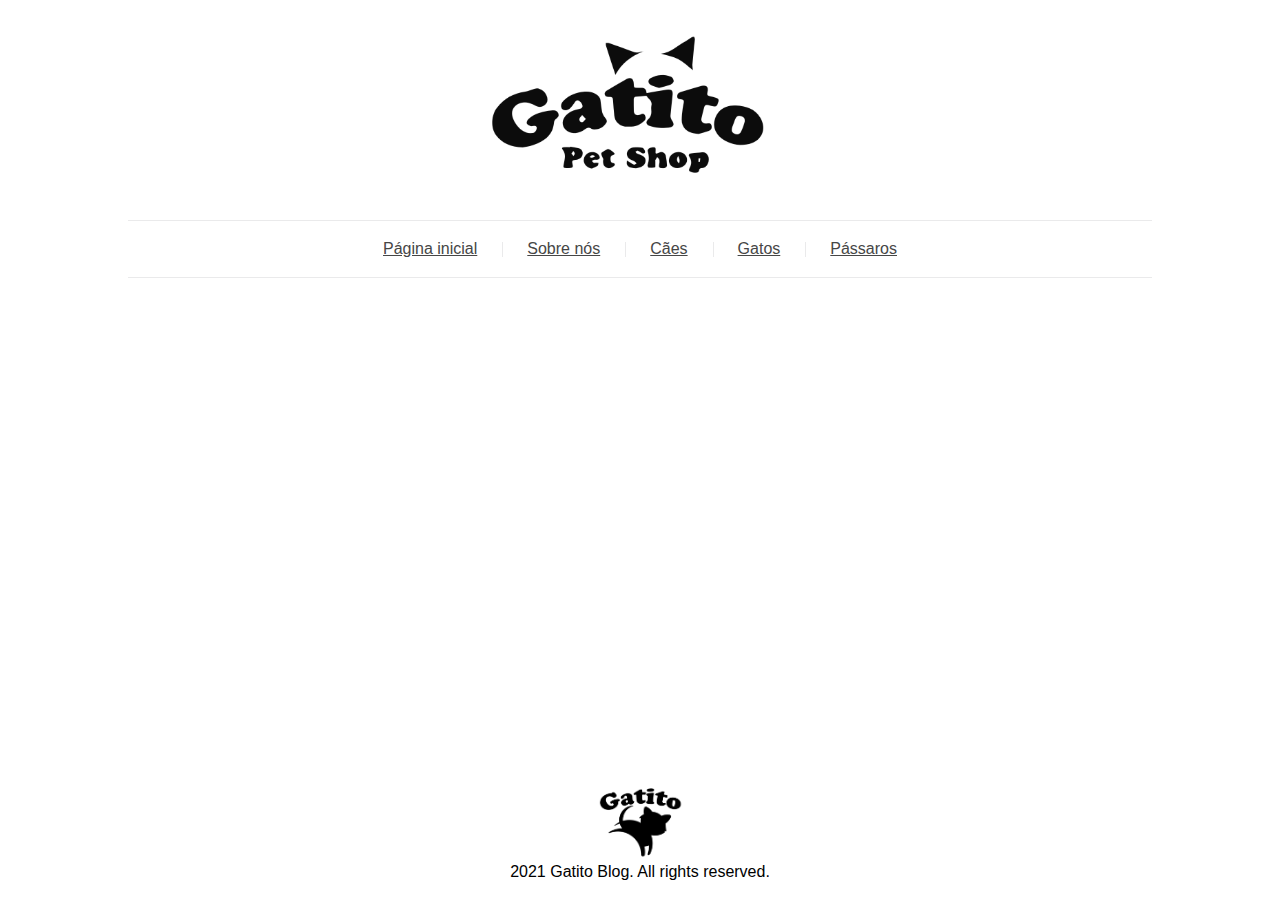
<file: 3-sass/index.html>
<!DOCTYPE html>
<html lang="en">
  <head>
    <meta charset="UTF-8" />
    <meta http-equiv="X-UA-Compatible" content="IE=edge" />
    <meta name="viewport" content="width=device-width, initial-scale=1.0" />
    <title>Gatito Pet Shop</title>
    <link rel="stylesheet" href="css/reset.css" />
    <link rel="stylesheet" href="css/style.css" />
  </head>
  <body>
    <header class="header">
      <figure class="header__logo">
        <img src="assets/img/logo.png" alt="Logo" class="header__img" />
      </figure>
      <nav class="header__menu menu">
        <ul class="menu__list">
          <li class="menu__links">
            <a href="index.html" class="menu__link">Página inicial</a>
          </li>
          <li class="menu__links">
            <a href="index.html" class="menu__link">Sobre nós</a>
          </li>
          <li class="menu__links">
            <a href="index.html" class="menu__link">Cães</a>
          </li>
          <li class="menu__links">
            <a href="index.html" class="menu__link">Gatos</a>
          </li>
          <li class="menu__links">
            <a href="index.html" class="menu__link">Pássaros</a>
          </li>
        </ul>
      </nav>
    </header>

    <footer class="footer">
      <img src="assets/img/footer-logo.png" alt="Footer logo" class="footer__logo">
      <p class="footer_txt">2021 Gatito Blog. All rights reserved.</p>
    </footer>
  </body>
</html>
</file>
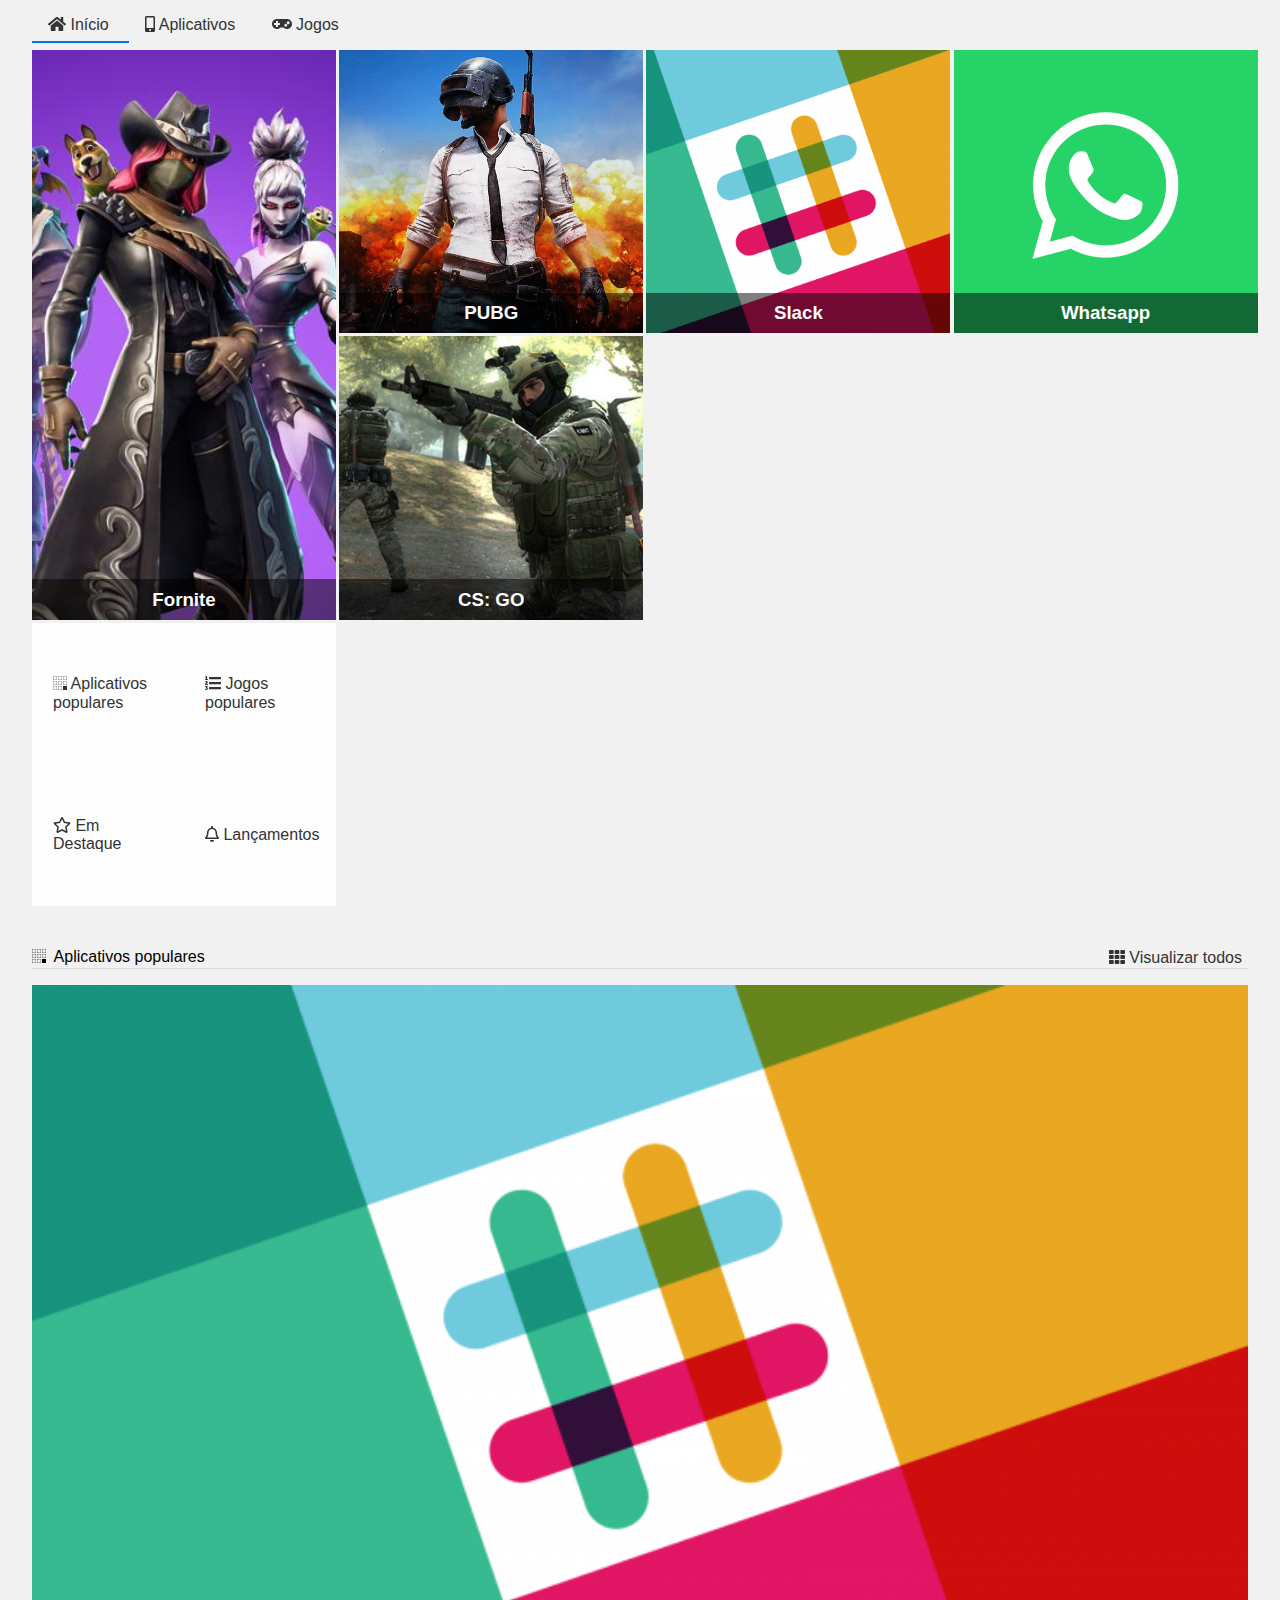
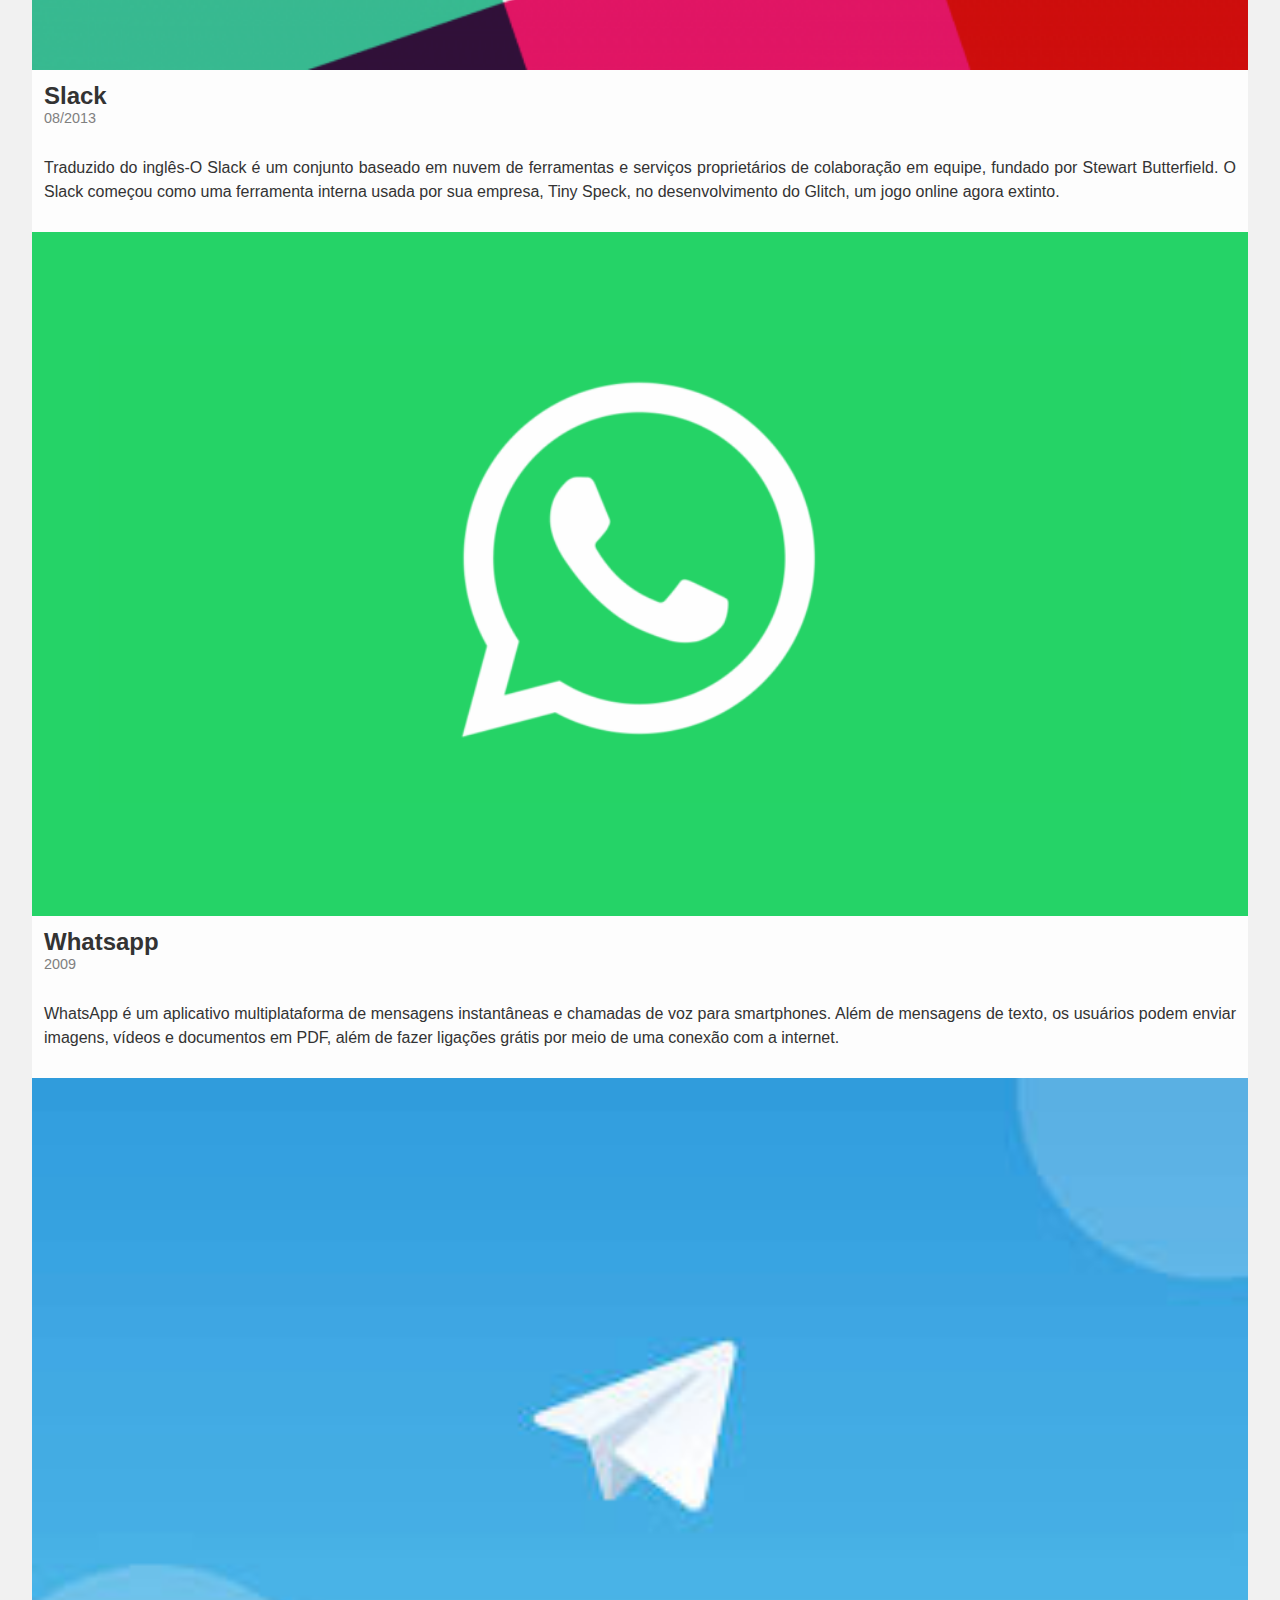
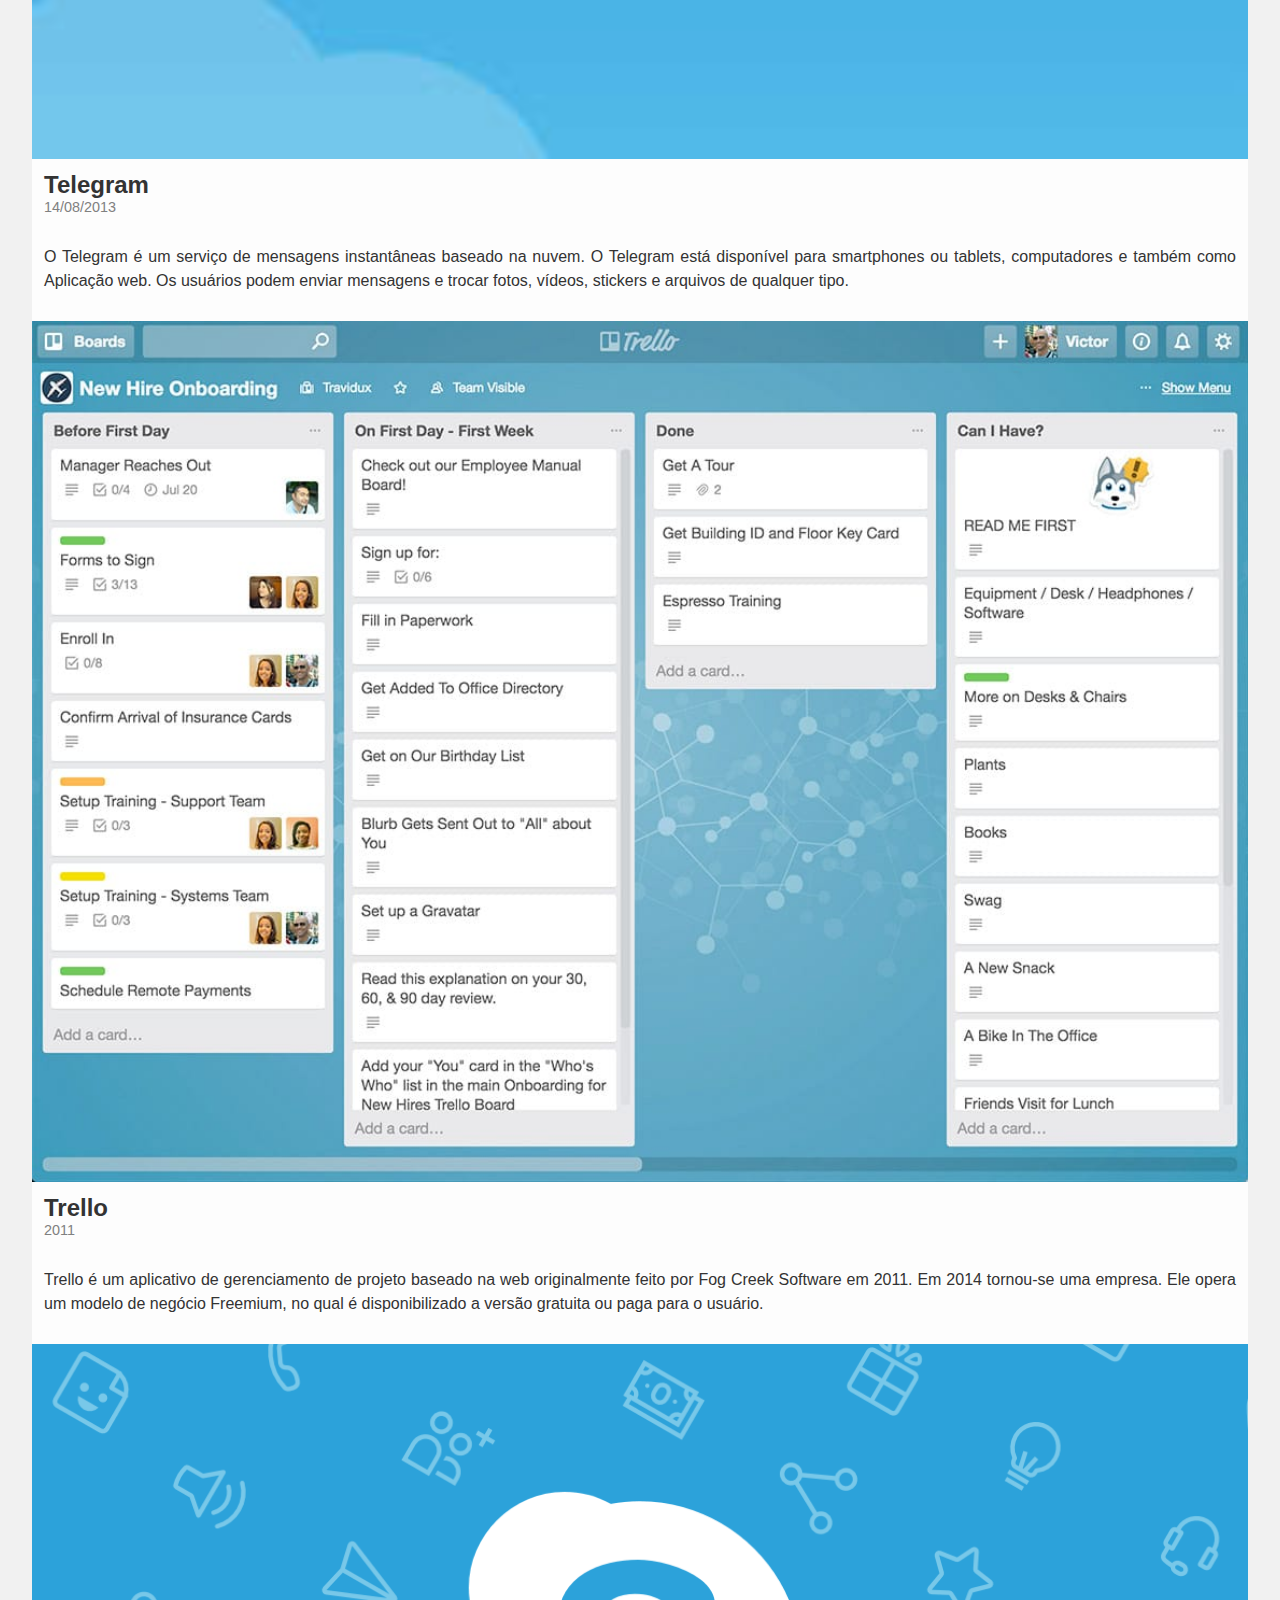
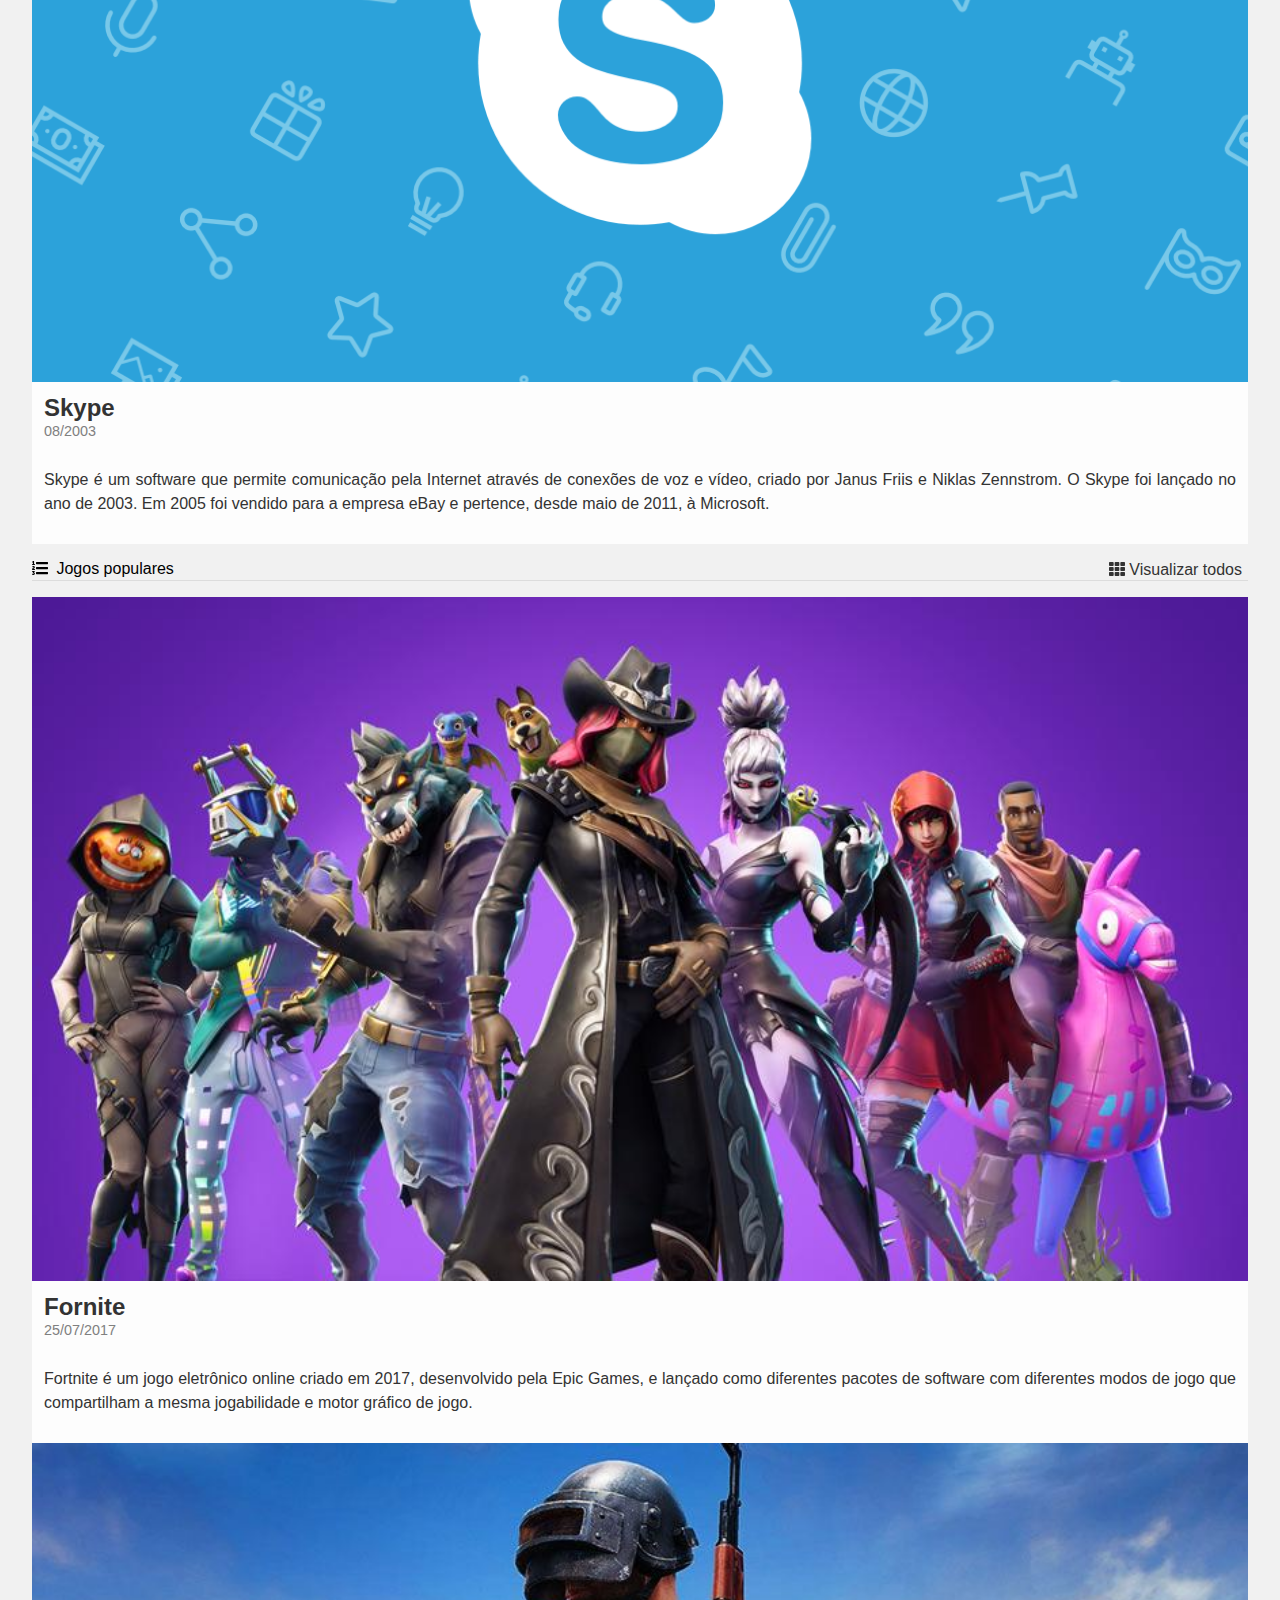
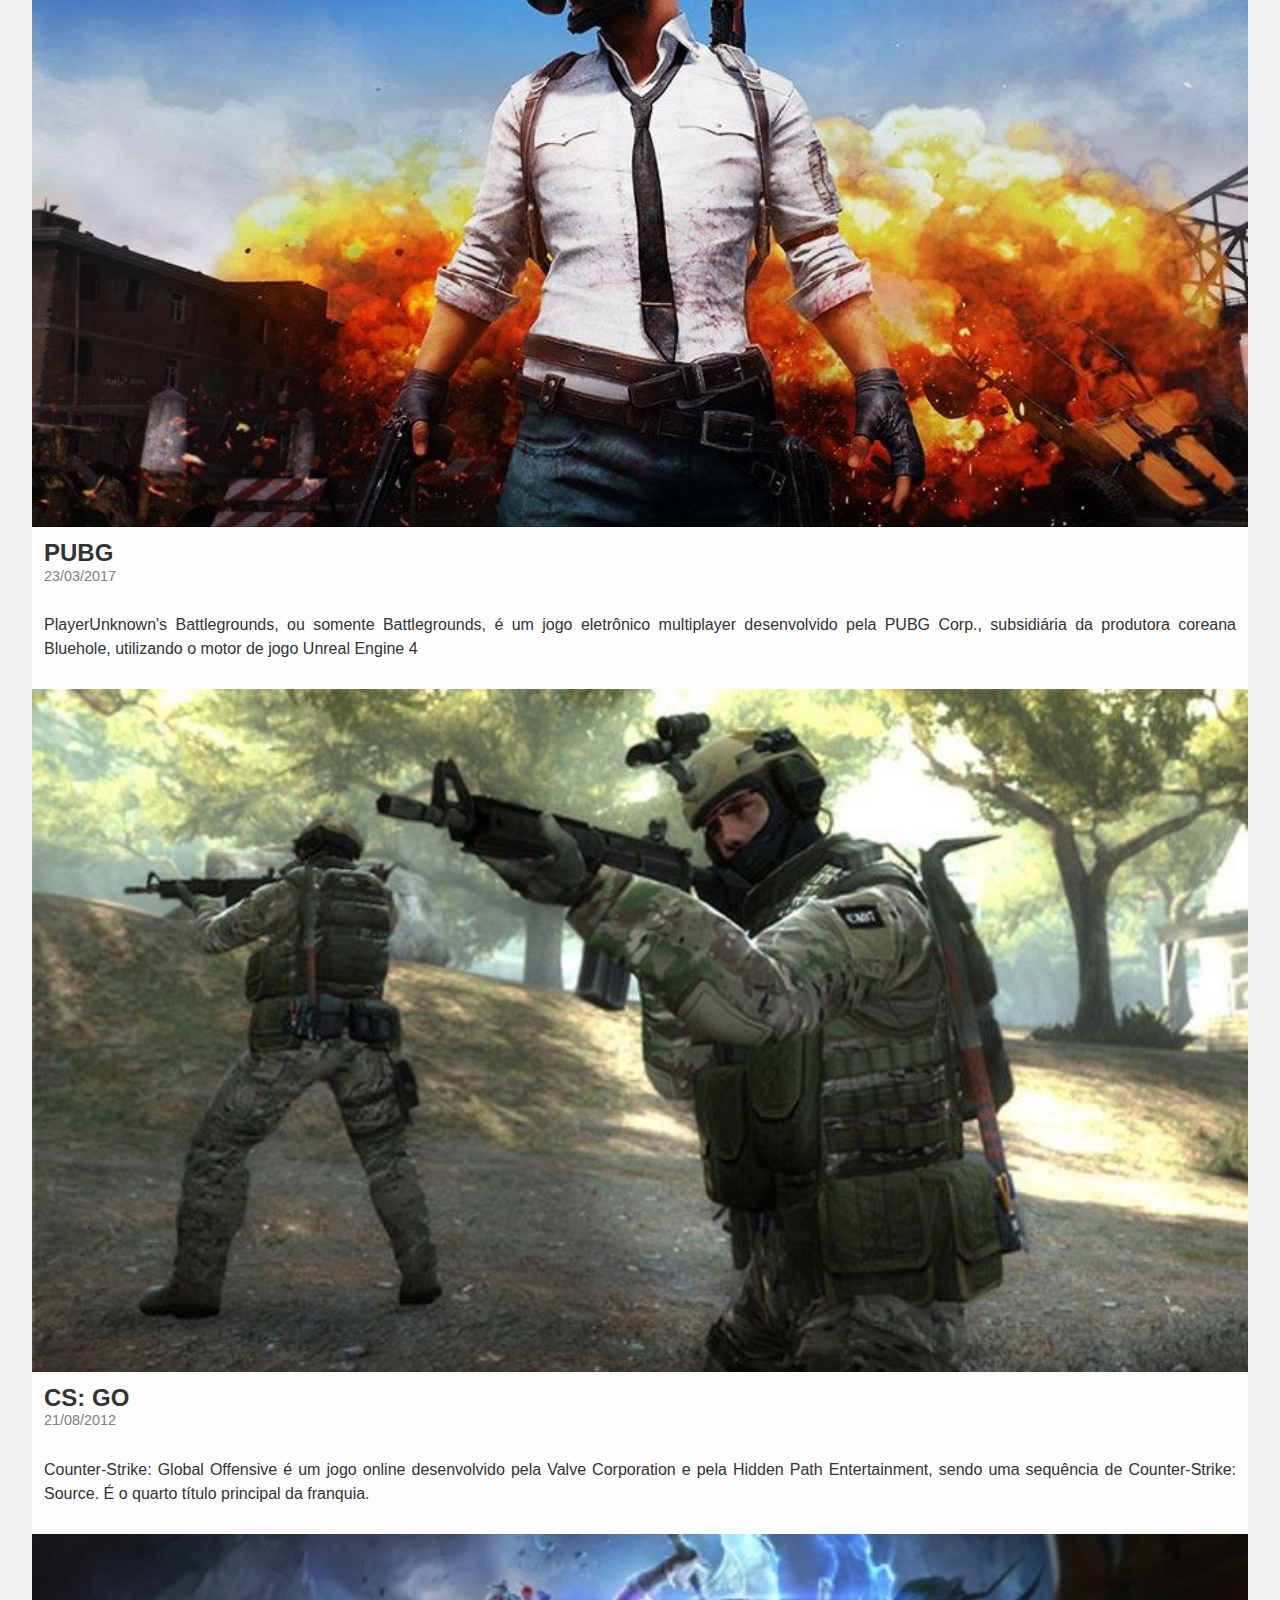
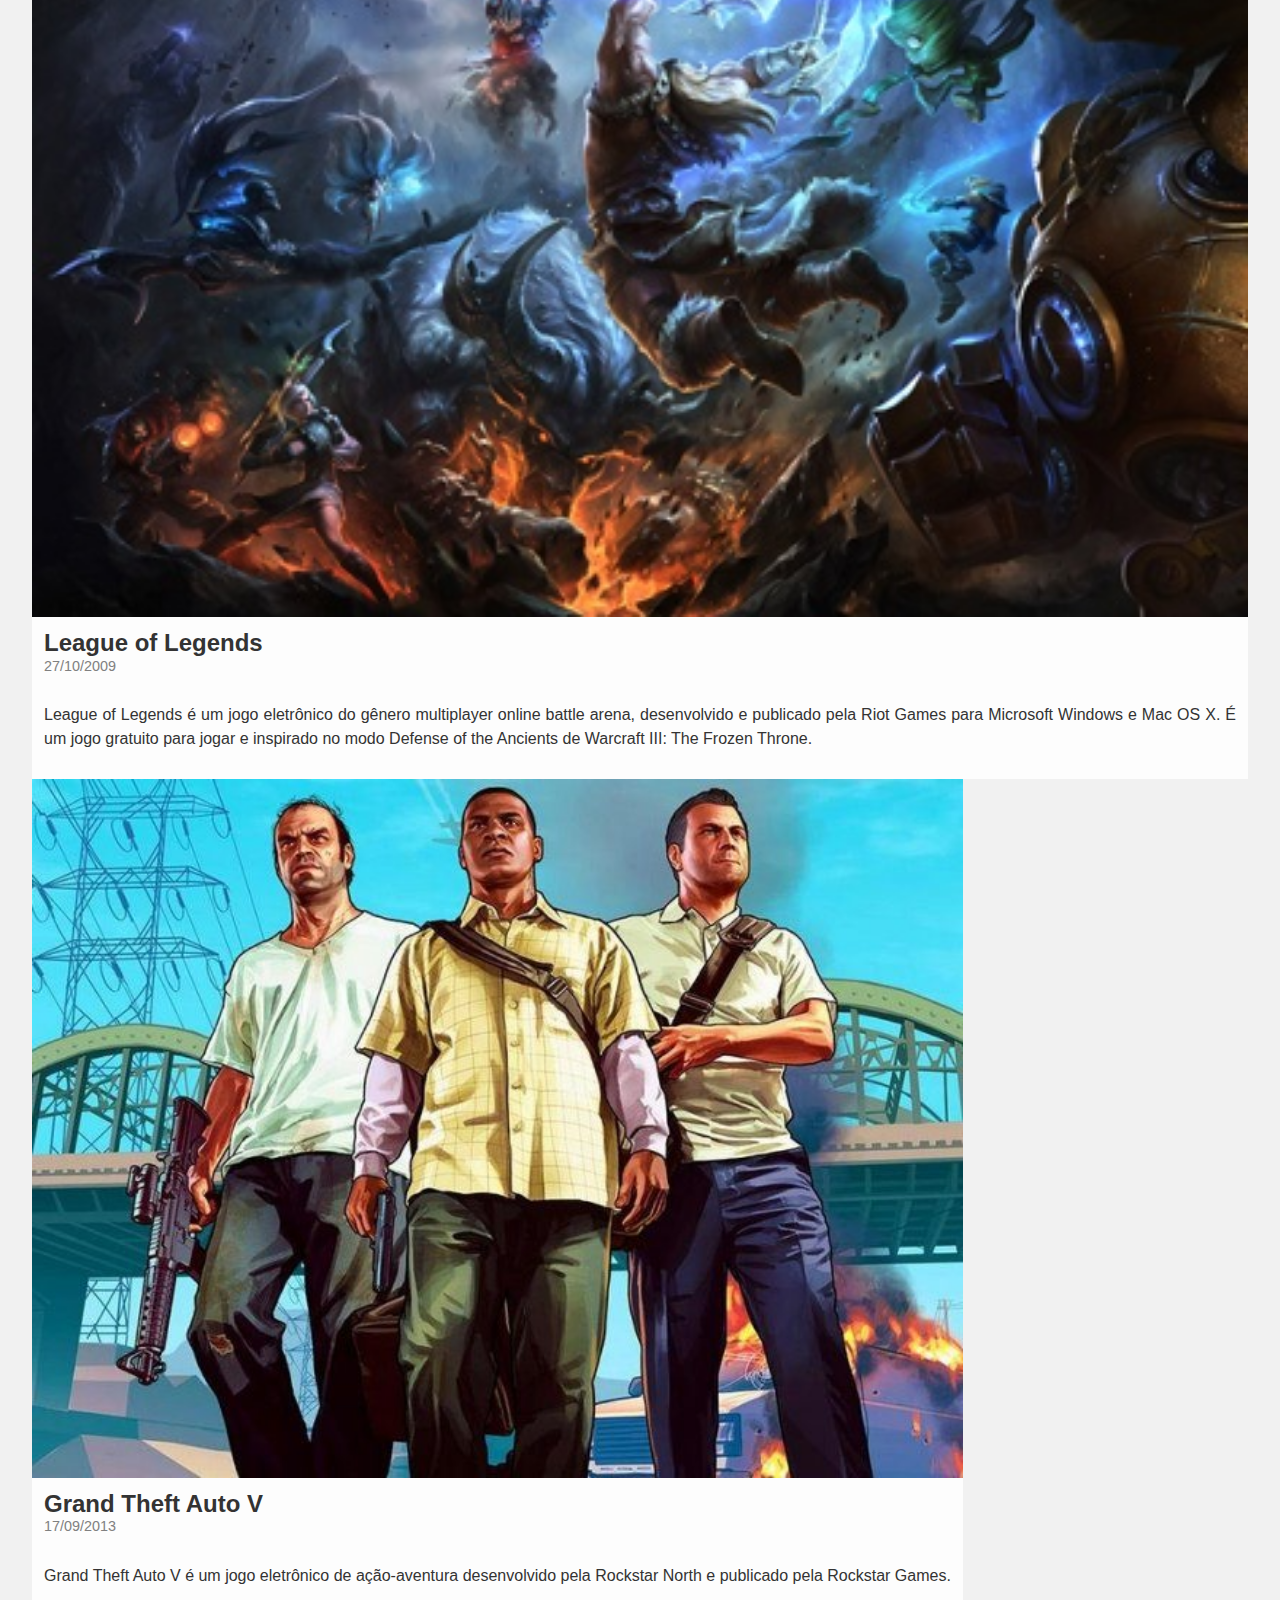
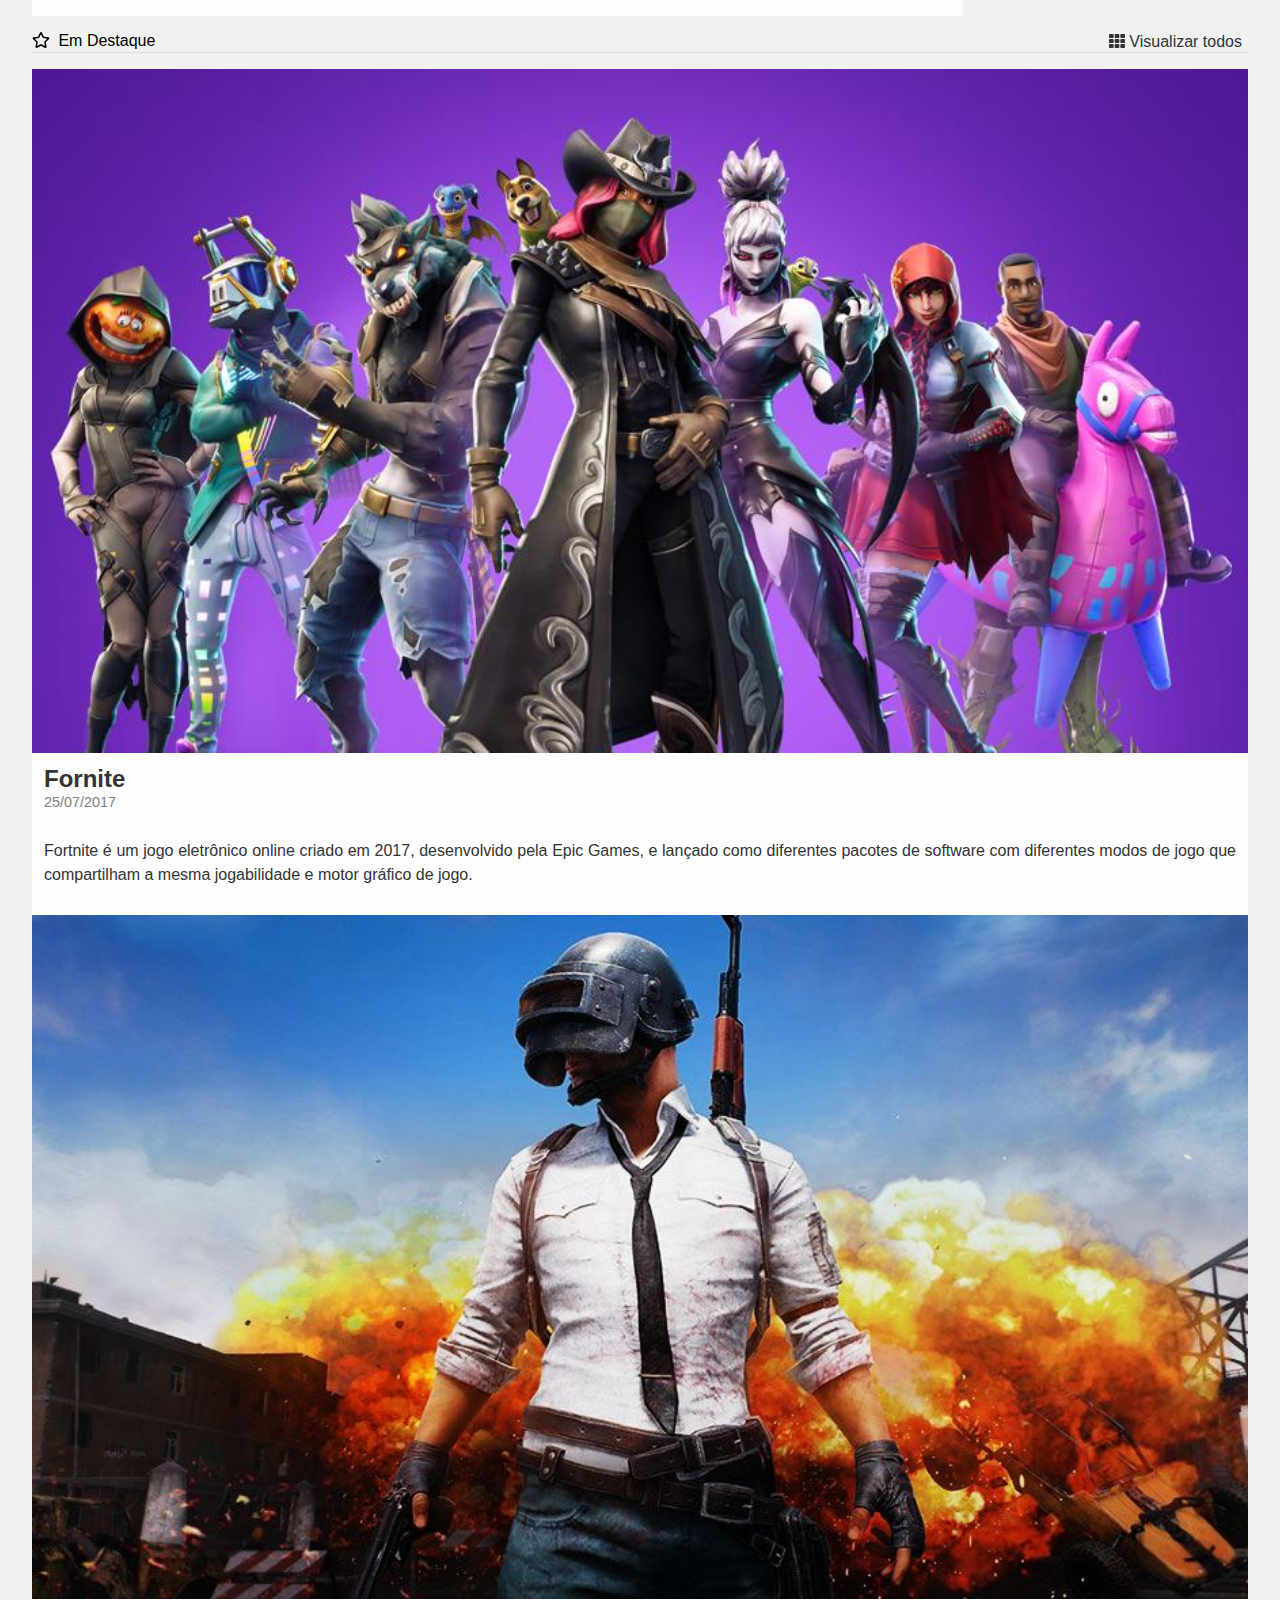
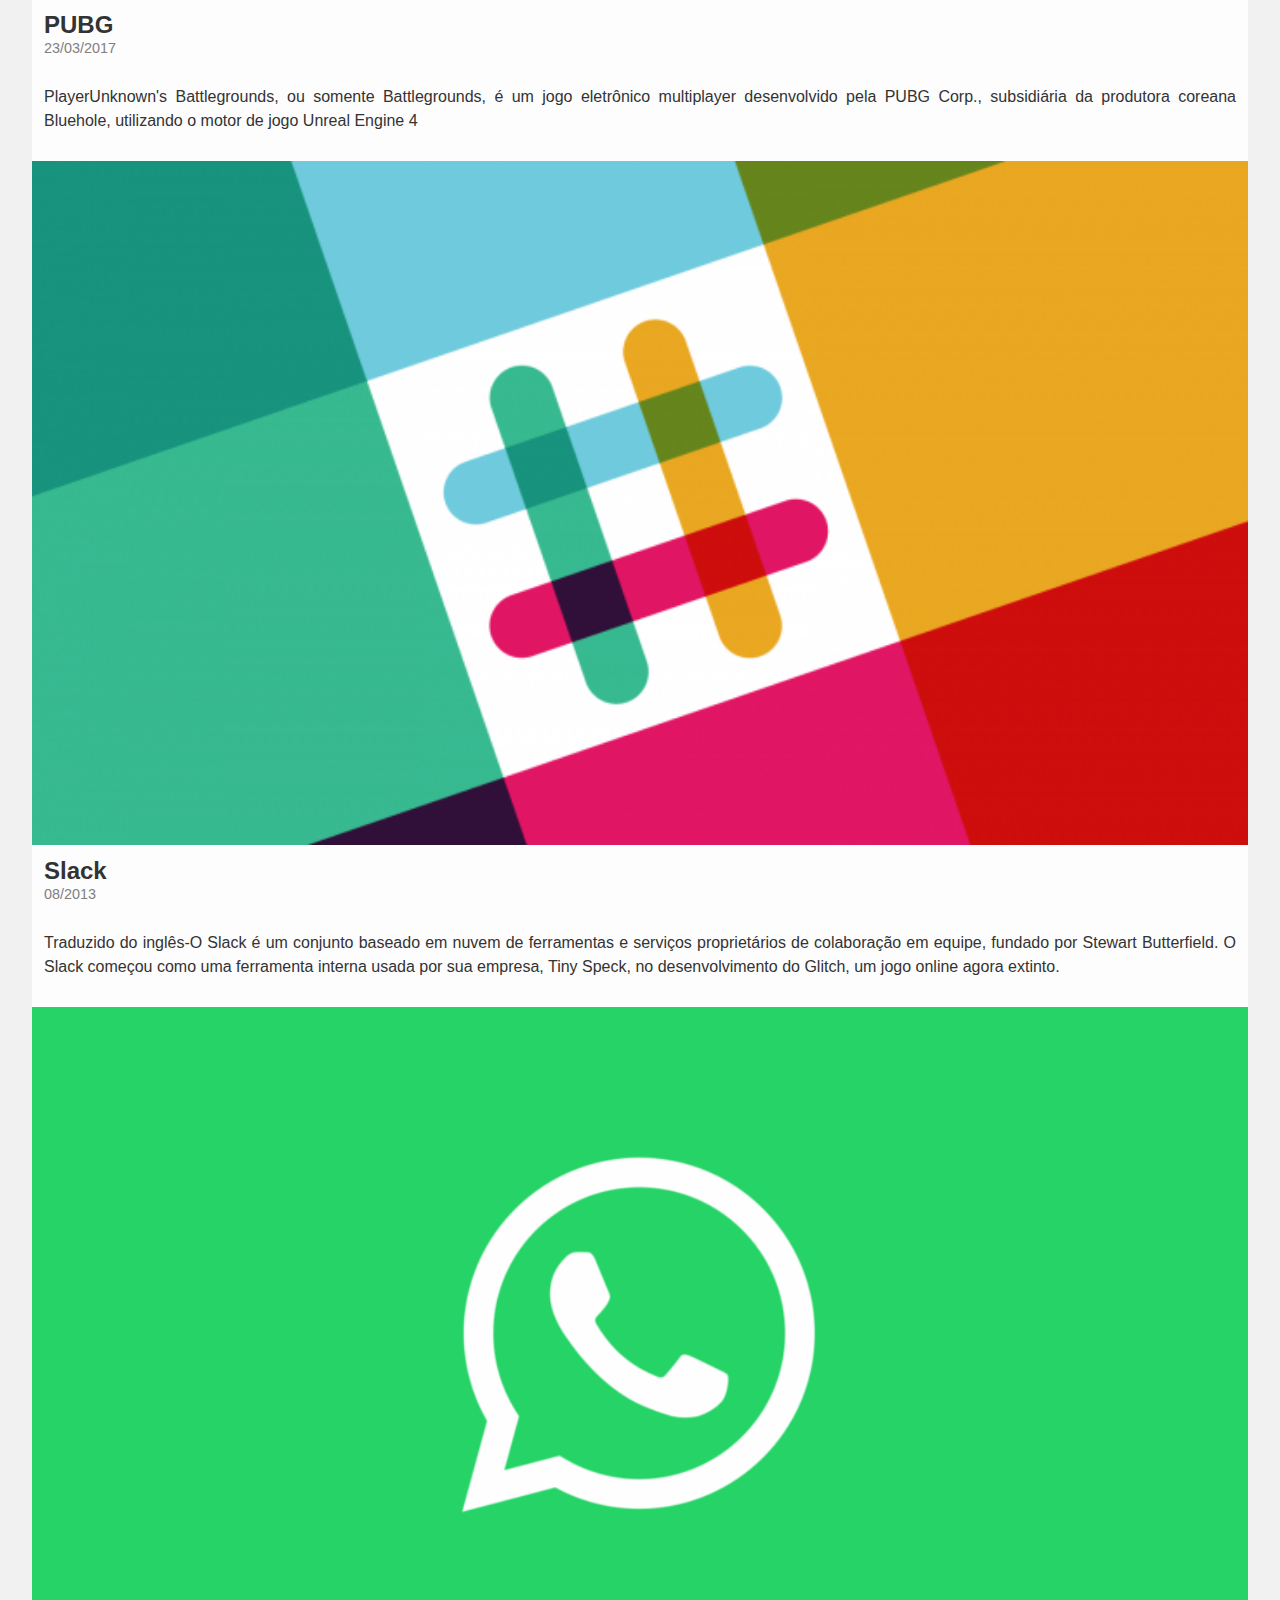
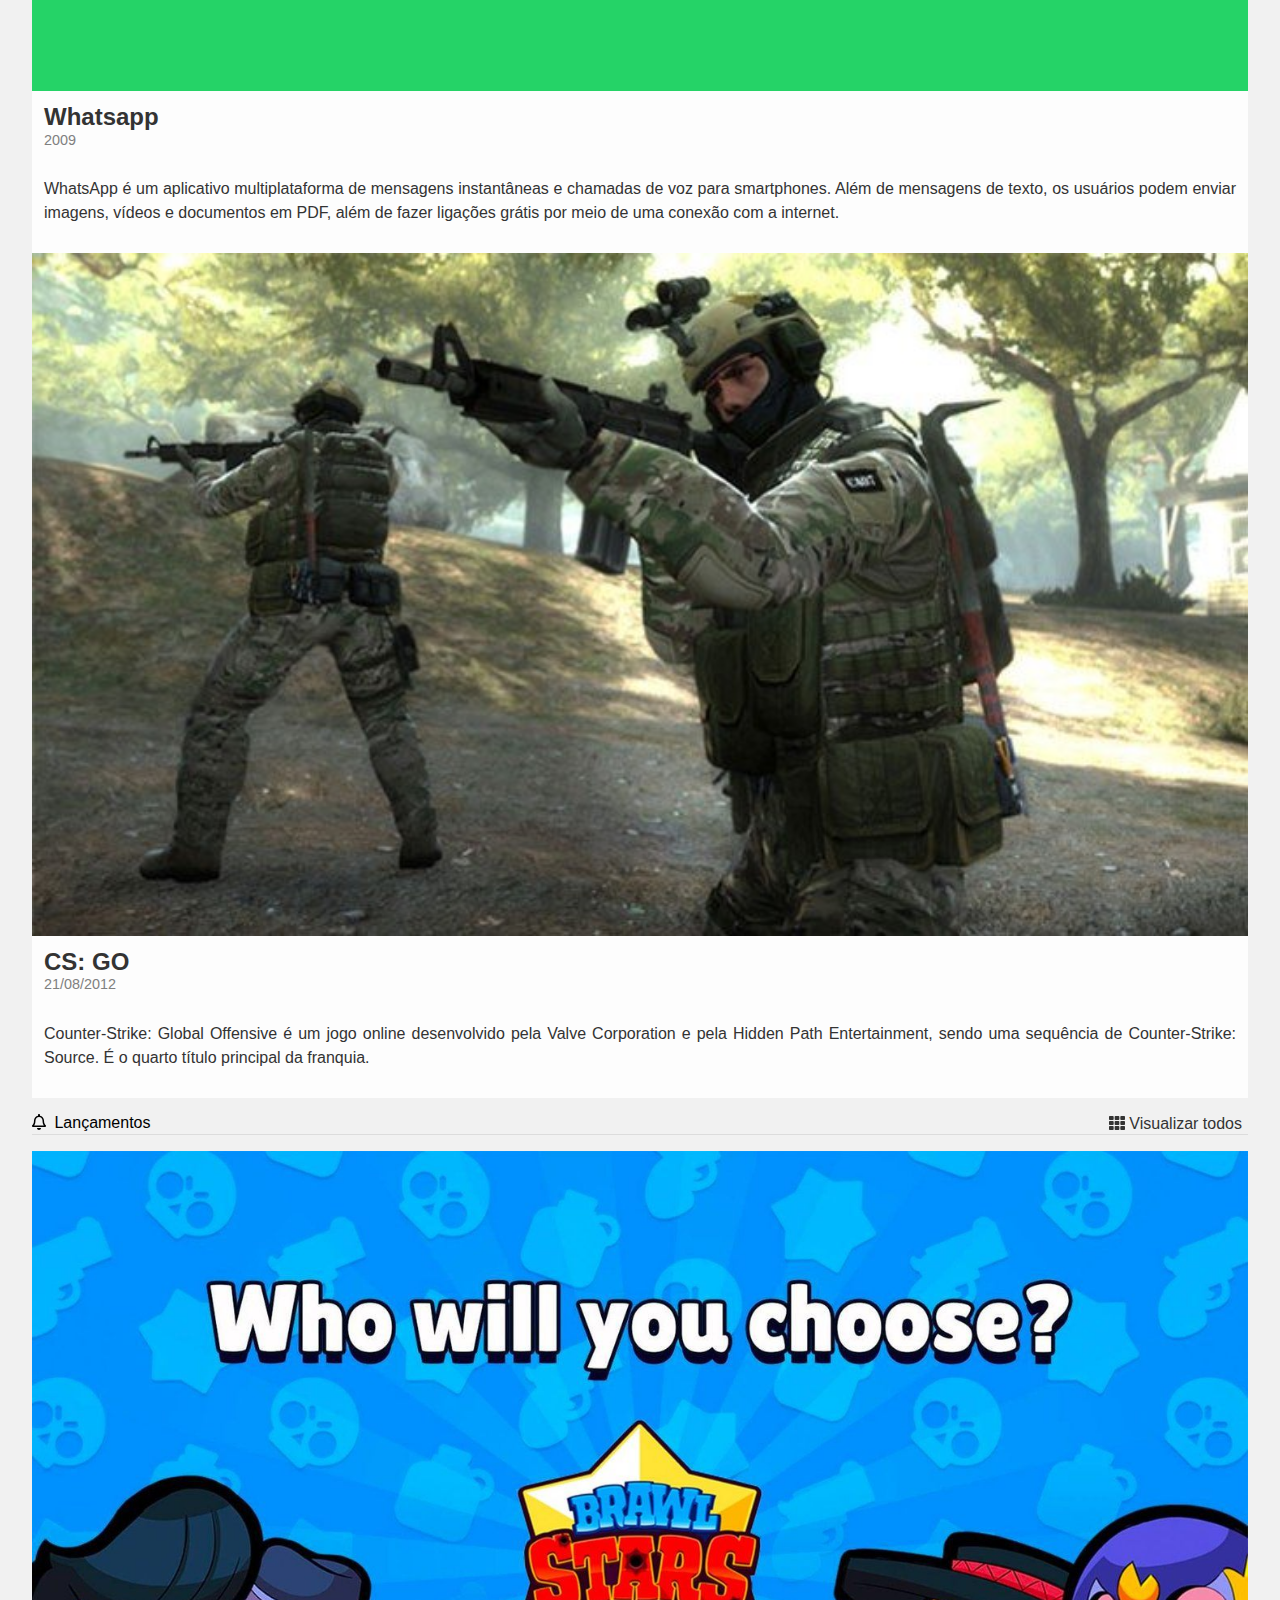
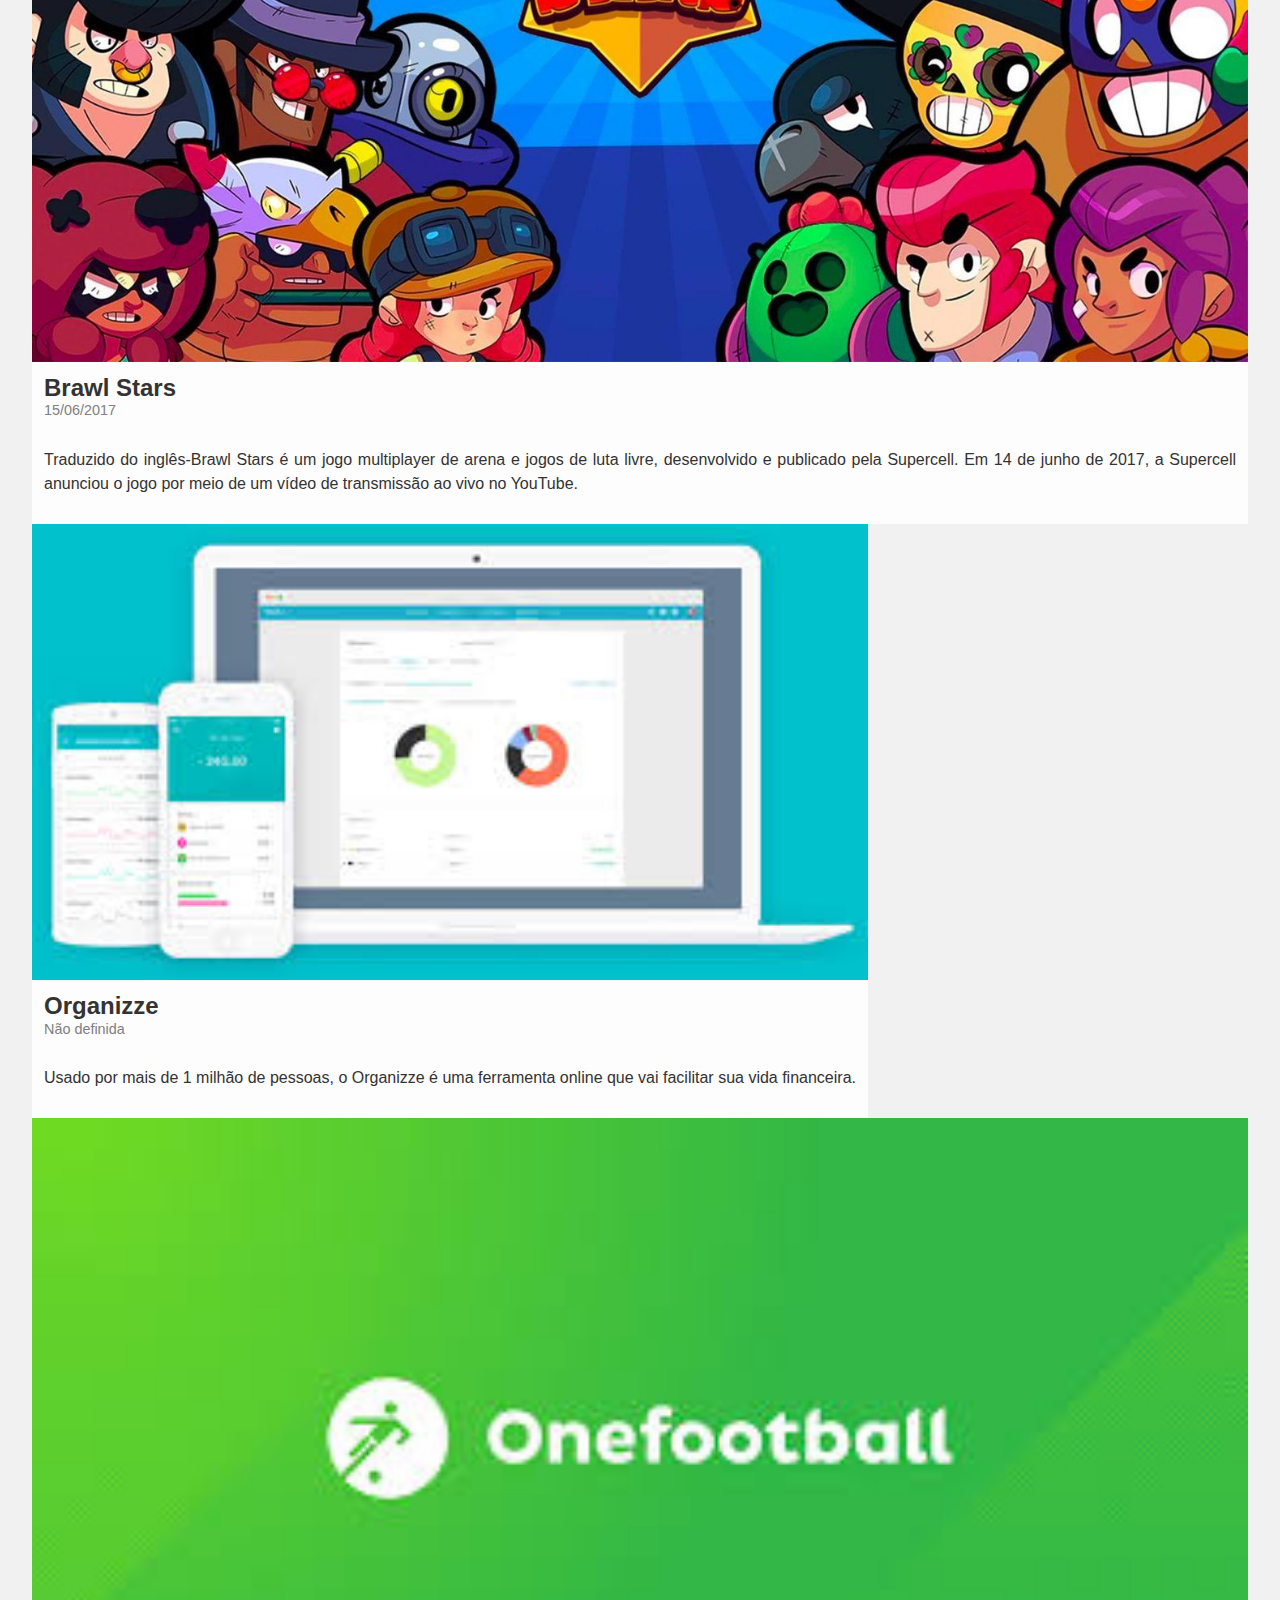
<file: 4-grid/index.html>
<!DOCTYPE html>
<html lang="en">
  <head>
    <meta charset="UTF-8" />
    <meta name="viewport" content="width=device-width, initial-scale=1.0" />
    <meta http-equiv="X-UA-Compatible" content="ie=edge" />
    <title>Alura Store | Baixe nossos aplicativos e jogos</title>
    <link href="./assets/css/normalize.css" rel="stylesheet" />
    <link href="./assets/css/reset.css" rel="stylesheet" />
    <link href="./assets/css/style.css" rel="stylesheet" />
    <link href="./assets/css/destaques.css" rel="stylesheet" />
    <link href="./assets/css/populares.css" rel="stylesheet" />
    <link href="./assets/css/menu.css" rel="stylesheet" />
  </head>
  <body class="app">
    <header class="cabecalho">
      <nav class="menu">
        <ul class="menu__lista">
          <li class="menu__item">
            <a class="menu__link ativo" href="#">
              <i class="fas fa-home"></i>
              Início
            </a>
            <a class="menu__link" href="#">
              <i class="fas fa-mobile-alt"></i>
              Aplicativos</a
            >
            <a class="menu__link" href="#">
              <i class="fas fa-gamepad"></i>
              Jogos
            </a>
          </li>
        </ul>
      </nav>
    </header>
    <main class="conteudo">
      <section class="destaques">
        <div class="destaques__principal caixa">
          <h3 class="destaques__titulo">Fornite</h3>
        </div>
        <div class="destaques__secundario caixa">
          <h3 class="destaques__titulo">PUBG</h3>
        </div>
        <div class="destaques__secundario caixa">
          <h3 class="destaques__titulo">Slack</h3>
        </div>
        <div class="destaques__secundario caixa">
          <h3 class="destaques__titulo">Whatsapp</h3>
        </div>
        <div class="destaques__secundario caixa">
          <h3 class="destaques__titulo">CS: GO</h3>
        </div>
        <div class="destaques__categorias">
          <ul class="destaques__categorias___lista">
            <li class="destaques__categorias___item">
              <a class="destaques__categorias___link" href="#">
                <i
                  class="destaques__categorias___icone fab fa-buromobelexperte"
                ></i>
                Aplicativos populares
              </a>
            </li>
            <li class="destaques__categorias___item">
              <a class="destaques__categorias___link" href="#">
                <i class="fas fa-list-ol"></i>
                Jogos populares
              </a>
            </li>
            <li class="destaques__categorias___item">
              <a class="destaques__categorias___link" href="#">
                <i class="far fa-star"></i>
                Em Destaque
              </a>
            </li>
            <li class="destaques__categorias___item">
              <a class="destaques__categorias___link" href="#">
                <i class="far fa-bell"></i>
                Lançamentos
              </a>
            </li>
          </ul>
        </div>
      </section>
      <section class="populares">
        <div class="populares__itens">
          <div class="populares__info">
            <div class="populares__cabecalho">
              <h4 class="populares__titulo">
                <i class="populares__icone fab fa-buromobelexperte"></i>
                Aplicativos populares
              </h4>
              <button class="populares__botao">
                <i class="fas fa-th"></i>
                Visualizar todos
              </button>
            </div>
          </div>
          <div class="populares__conteudo">
            <div class="populares__card">
              <img
                class="populares__card___imagem"
                src="./assets/img/slack.png"
              />
              <div class="populares__card___corpo">
                <div class="populares__card___cabecalho">
                  <h5 class="populares__card___titulo">Slack</h5>
                  <time class="populares__card___data" datetime="2013-08-01"
                    >08/2013</time
                  >
                </div>
                <div class="populares__card___descricao">
                  Traduzido do inglês-O Slack é um conjunto baseado em nuvem de
                  ferramentas e serviços proprietários de colaboração em equipe,
                  fundado por Stewart Butterfield. O Slack começou como uma
                  ferramenta interna usada por sua empresa, Tiny Speck, no
                  desenvolvimento do Glitch, um jogo online agora extinto.
                </div>
              </div>
            </div>
            <div class="populares__card">
              <img
                class="populares__card___imagem"
                src="./assets/img/whatsapp.png"
              />
              <div class="populares__card___corpo">
                <div class="populares__card___cabecalho">
                  <h5 class="populares__card___titulo">Whatsapp</h5>
                  <time class="populares__card___data" datetime="20090-01-01"
                    >2009</time
                  >
                </div>
                <div class="populares__card___descricao">
                  WhatsApp é um aplicativo multiplataforma de mensagens
                  instantâneas e chamadas de voz para smartphones. Além de
                  mensagens de texto, os usuários podem enviar imagens, vídeos e
                  documentos em PDF, além de fazer ligações grátis por meio de
                  uma conexão com a internet.
                </div>
              </div>
            </div>
            <div class="populares__card">
              <img
                class="populares__card___imagem"
                src="./assets/img/telegram.jpeg"
              />
              <div class="populares__card___corpo">
                <div class="populares__card___cabecalho">
                  <h5 class="populares__card___titulo">Telegram</h5>
                  <time class="populares__card___data" datetime="2013-08-14"
                    >14/08/2013</time
                  >
                </div>
                <div class="populares__card___descricao">
                  O Telegram é um serviço de mensagens instantâneas baseado na
                  nuvem. O Telegram está disponível para smartphones ou tablets,
                  computadores e também como Aplicação web. Os usuários podem
                  enviar mensagens e trocar fotos, vídeos, stickers e arquivos
                  de qualquer tipo.
                </div>
              </div>
            </div>
            <div class="populares__card">
              <img
                class="populares__card___imagem"
                src="./assets/img/trello.jpg"
              />
              <div class="populares__card___corpo">
                <div class="populares__card___cabecalho">
                  <h5 class="populares__card___titulo">Trello</h5>
                  <time class="populares__card___data" datetime="2011-01-01"
                    >2011</time
                  >
                </div>
                <div class="populares__card___descricao">
                  Trello é um aplicativo de gerenciamento de projeto baseado na
                  web originalmente feito por Fog Creek Software em 2011. Em
                  2014 tornou-se uma empresa. Ele opera um modelo de negócio
                  Freemium, no qual é disponibilizado a versão gratuita ou paga
                  para o usuário.
                </div>
              </div>
            </div>
            <div class="populares__card">
              <img
                class="populares__card___imagem"
                src="./assets/img/skype.png"
              />
              <div class="populares__card___corpo">
                <div class="populares__card___cabecalho">
                  <h5 class="populares__card___titulo">Skype</h5>
                  <time class="populares__card___data" datetime="2003-08-01"
                    >08/2003</time
                  >
                </div>
                <div class="populares__card___descricao">
                  Skype é um software que permite comunicação pela Internet
                  através de conexões de voz e vídeo, criado por Janus Friis e
                  Niklas Zennstrom. O Skype foi lançado no ano de 2003. Em 2005
                  foi vendido para a empresa eBay e pertence, desde maio de
                  2011, à Microsoft.
                </div>
              </div>
            </div>
          </div>
        </div>
        <div class="populares__itens">
          <div class="populares__info">
            <div class="populares__cabecalho">
              <h4 class="populares__titulo">
                <i class="populares__icone fas fa-list-ol"></i>
                Jogos populares
              </h4>
              <button class="populares__botao">
                <i class="fas fa-th"></i>
                Visualizar todos
              </button>
            </div>
          </div>
          <div class="populares__conteudo">
            <div class="populares__card">
              <img
                class="populares__card___imagem"
                src="./assets/img/fortnite.jpg"
              />
              <div class="populares__card___corpo">
                <div class="populares__card___cabecalho">
                  <h5 class="populares__card___titulo">Fornite</h5>
                  <time class="populares__card___data" datetime="2017-07-25"
                    >25/07/2017</time
                  >
                </div>
                <div class="populares__card___descricao">
                  Fortnite é um jogo eletrônico online criado em 2017,
                  desenvolvido pela Epic Games, e lançado como diferentes
                  pacotes de software com diferentes modos de jogo que
                  compartilham a mesma jogabilidade e motor gráfico de jogo.
                </div>
              </div>
            </div>
            <div class="populares__card">
              <img
                class="populares__card___imagem"
                src="./assets/img/pubg.jpg"
              />
              <div class="populares__card___corpo">
                <div class="populares__card___cabecalho">
                  <h5 class="populares__card___titulo">PUBG</h5>
                  <time class="populares__card___data" datetime="2017-03-23"
                    >23/03/2017</time
                  >
                </div>
                <div class="populares__card___descricao">
                  PlayerUnknown's Battlegrounds, ou somente Battlegrounds, é um
                  jogo eletrônico multiplayer desenvolvido pela PUBG Corp.,
                  subsidiária da produtora coreana Bluehole, utilizando o motor
                  de jogo Unreal Engine 4
                </div>
              </div>
            </div>
            <div class="populares__card">
              <img
                class="populares__card___imagem"
                src="./assets/img/cs-go.jpg"
              />
              <div class="populares__card___corpo">
                <div class="populares__card___cabecalho">
                  <h5 class="populares__card___titulo">CS: GO</h5>
                  <time class="populares__card___data" datetime="2012-08-21"
                    >21/08/2012</time
                  >
                </div>
                <div class="populares__card___descricao">
                  Counter-Strike: Global Offensive é um jogo online desenvolvido
                  pela Valve Corporation e pela Hidden Path Entertainment, sendo
                  uma sequência de Counter-Strike: Source. É o quarto título
                  principal da franquia.
                </div>
              </div>
            </div>
            <div class="populares__card">
              <img
                class="populares__card___imagem"
                src="./assets/img/lol.jpg"
              />
              <div class="populares__card___corpo">
                <div class="populares__card___cabecalho">
                  <h5 class="populares__card___titulo">League of Legends</h5>
                  <time class="populares__card___data" datetime="2009-10-27"
                    >27/10/2009</time
                  >
                </div>
                <div class="populares__card___descricao">
                  League of Legends é um jogo eletrônico do gênero multiplayer
                  online battle arena, desenvolvido e publicado pela Riot Games
                  para Microsoft Windows e Mac OS X. É um jogo gratuito para
                  jogar e inspirado no modo Defense of the Ancients de Warcraft
                  III: The Frozen Throne.
                </div>
              </div>
            </div>
            <div class="populares__card">
              <img
                class="populares__card___imagem"
                src="./assets/img/gta-v.jpg"
              />
              <div class="populares__card___corpo">
                <div class="populares__card___cabecalho">
                  <h5 class="populares__card___titulo">Grand Theft Auto V</h5>
                  <time class="populares__card___data" datetime="2013-09-17"
                    >17/09/2013</time
                  >
                </div>
                <div class="populares__card___descricao">
                  Grand Theft Auto V é um jogo eletrônico de ação-aventura
                  desenvolvido pela Rockstar North e publicado pela Rockstar
                  Games.
                </div>
              </div>
            </div>
          </div>
        </div>
        <div class="populares__itens">
          <div class="populares__info">
            <div class="populares__cabecalho">
              <h4 class="populares__titulo">
                <i class="populares__icone far fa-star"></i>
                Em Destaque
              </h4>
              <button class="populares__botao">
                <i class="fas fa-th"></i>
                Visualizar todos
              </button>
            </div>
          </div>
          <div class="populares__conteudo">
            <div class="populares__card">
              <img
                class="populares__card___imagem"
                src="./assets/img/fortnite.jpg"
              />
              <div class="populares__card___corpo">
                <div class="populares__card___cabecalho">
                  <h5 class="populares__card___titulo">Fornite</h5>
                  <time class="populares__card___data" datetime="2017-07-25"
                    >25/07/2017</time
                  >
                </div>
                <div class="populares__card___descricao">
                  Fortnite é um jogo eletrônico online criado em 2017,
                  desenvolvido pela Epic Games, e lançado como diferentes
                  pacotes de software com diferentes modos de jogo que
                  compartilham a mesma jogabilidade e motor gráfico de jogo.
                </div>
              </div>
            </div>
            <div class="populares__card">
              <img
                class="populares__card___imagem"
                src="./assets/img/pubg.jpg"
              />
              <div class="populares__card___corpo">
                <div class="populares__card___cabecalho">
                  <h5 class="populares__card___titulo">PUBG</h5>
                  <time class="populares__card___data" datetime="2017-03-23"
                    >23/03/2017</time
                  >
                </div>
                <div class="populares__card___descricao">
                  PlayerUnknown's Battlegrounds, ou somente Battlegrounds, é um
                  jogo eletrônico multiplayer desenvolvido pela PUBG Corp.,
                  subsidiária da produtora coreana Bluehole, utilizando o motor
                  de jogo Unreal Engine 4
                </div>
              </div>
            </div>
            <div class="populares__card">
              <img
                class="populares__card___imagem"
                src="./assets/img/slack.png"
              />
              <div class="populares__card___corpo">
                <div class="populares__card___cabecalho">
                  <h5 class="populares__card___titulo">Slack</h5>
                  <time class="populares__card___data" datetime="2013-08-01"
                    >08/2013</time
                  >
                </div>
                <div class="populares__card___descricao">
                  Traduzido do inglês-O Slack é um conjunto baseado em nuvem de
                  ferramentas e serviços proprietários de colaboração em equipe,
                  fundado por Stewart Butterfield. O Slack começou como uma
                  ferramenta interna usada por sua empresa, Tiny Speck, no
                  desenvolvimento do Glitch, um jogo online agora extinto.
                </div>
              </div>
            </div>
            <div class="populares__card">
              <img
                class="populares__card___imagem"
                src="./assets/img/whatsapp.png"
              />
              <div class="populares__card___corpo">
                <div class="populares__card___cabecalho">
                  <h5 class="populares__card___titulo">Whatsapp</h5>
                  <time class="populares__card___data" datetime="20090-01-01"
                    >2009</time
                  >
                </div>
                <div class="populares__card___descricao">
                  WhatsApp é um aplicativo multiplataforma de mensagens
                  instantâneas e chamadas de voz para smartphones. Além de
                  mensagens de texto, os usuários podem enviar imagens, vídeos e
                  documentos em PDF, além de fazer ligações grátis por meio de
                  uma conexão com a internet.
                </div>
              </div>
            </div>
            <div class="populares__card">
              <img
                class="populares__card___imagem"
                src="./assets/img/cs-go.jpg"
              />
              <div class="populares__card___corpo">
                <div class="populares__card___cabecalho">
                  <h5 class="populares__card___titulo">CS: GO</h5>
                  <time class="populares__card___data" datetime="2012-08-21"
                    >21/08/2012</time
                  >
                </div>
                <div class="populares__card___descricao">
                  Counter-Strike: Global Offensive é um jogo online desenvolvido
                  pela Valve Corporation e pela Hidden Path Entertainment, sendo
                  uma sequência de Counter-Strike: Source. É o quarto título
                  principal da franquia.
                </div>
              </div>
            </div>
          </div>
        </div>
        <div class="populares__itens">
          <div class="populares__info">
            <div class="populares__cabecalho">
              <h4 class="populares__titulo">
                <i class="populares__icone far fa-bell"></i>
                Lançamentos
              </h4>
              <button class="populares__botao">
                <i class="fas fa-th"></i>
                Visualizar todos
              </button>
            </div>
          </div>
          <div class="populares__conteudo">
            <div class="populares__card">
              <img
                class="populares__card___imagem"
                src="./assets/img/brawl-stars.jpg"
              />
              <div class="populares__card___corpo">
                <div class="populares__card___cabecalho">
                  <h5 class="populares__card___titulo">Brawl Stars</h5>
                  <time class="populares__card___data" datetime="2017-06-15"
                    >15/06/2017</time
                  >
                </div>
                <div class="populares__card___descricao">
                  Traduzido do inglês-Brawl Stars é um jogo multiplayer de arena
                  e jogos de luta livre, desenvolvido e publicado pela
                  Supercell. Em 14 de junho de 2017, a Supercell anunciou o jogo
                  por meio de um vídeo de transmissão ao vivo no YouTube.
                </div>
              </div>
            </div>
            <div class="populares__card">
              <img
                class="populares__card___imagem"
                src="./assets/img/organizze.jpeg"
              />
              <div class="populares__card___corpo">
                <div class="populares__card___cabecalho">
                  <h5 class="populares__card___titulo">Organizze</h5>
                  <time class="populares__card___data" datetime=""
                    >Não definida</time
                  >
                </div>
                <div class="populares__card___descricao">
                  Usado por mais de 1 milhão de pessoas, o Organizze é uma
                  ferramenta online que vai facilitar sua vida financeira.
                </div>
              </div>
            </div>
            <div class="populares__card">
              <img
                class="populares__card___imagem"
                src="./assets/img/onefotball.jpeg"
              />
              <div class="populares__card___corpo">
                <div class="populares__card___cabecalho">
                  <h5 class="populares__card___titulo">Onefootball</h5>
                  <time class="populares__card___data" datetime="2008-01-01"
                    >2008</time
                  >
                </div>
                <div class="populares__card___descricao">
                  Onefootball é a melhor plataforma para os fãs de futebol de
                  todo o mundo. Das notícias às pontuações e estatísticas -
                  Contamos as histórias de futebol do mundo, trazidas a você por
                  mais de 150 entusiastas do coração de Berlim!
                </div>
              </div>
            </div>
            <div class="populares__card">
              <img
                class="populares__card___imagem"
                src="./assets/img/free-fire.jpg"
              />
              <div class="populares__card___corpo">
                <div class="populares__card___cabecalho">
                  <h5 class="populares__card___titulo">Free Fire</h5>
                  <time class="populares__card___data" datetime="2017-11-01"
                    >01/11/2017</time
                  >
                </div>
                <div class="populares__card___descricao">
                  Garena Free Fire é um jogo eletrônico mobile de ação-aventura
                  do gênero battle royale, desenvolvido pela 111dots Studio e
                  publicado pela Garena. O jogo obteve um beta aberto em
                  novembro de 2017 e foi lançado oficialmente para Android e iOS
                  em 4 de dezembro de 2017.
                </div>
              </div>
            </div>
            <div class="populares__card">
              <img
                class="populares__card___imagem"
                src="./assets/img/mario-kart.jpg"
              />
              <div class="populares__card___corpo">
                <div class="populares__card___cabecalho">
                  <h5 class="populares__card___titulo">Super Mario Racing</h5>
                  <time class="populares__card___data" datetime=""
                    >Não definida</time
                  >
                </div>
                <div class="populares__card___descricao">
                  Jogo Super Mario Racing. Escolha seu personagem preferido do
                  Universo do Super Mario e depois é só acelerar!
                </div>
              </div>
            </div>
          </div>
        </div>
      </section>
    </main>
    <footer class="rodape">Todos os direitos reservados &copy;2021</footer>
    <script src="./assets/js/fontawesome.all.min.js"></script>
  </body>
</html>
</file>
<file: 0-arquitetura-css/assets/css/cabecalho.css>
.cabecalho {
  align-items: center;
  background: #f9f9f9;
  display: flex;
  justify-content: space-between;
  padding-left: 2rem;
  padding-right: 2rem;
}

@media screen and (min-width: 0) {
  .cabecalho {
    justify-content: center;
    padding: 0 1rem;
  }
}

@media screen and (min-width: 768px) {
  .cabecalho {
    padding: 0 5rem;
    justify-content: space-between;
  }
}
</file>
<file: 0-arquitetura-css/assets/css/receitas.css>
.receitas {
  background: #e5e5e5;
  display: flex;
  flex-wrap: wrap;
  
}

@media screen and (min-width: 0) {
  .receitas {
    padding: 5rem 0 0 1rem;
  }
}

@media screen and (min-width: 768px) {
  .receitas {
    padding: 5rem 0 0 2.5rem;
  }
}

@media screen and (min-width: 992px) {
  .receitas {
    padding: 5rem 0 0 5rem;
  }
}
</file>
<file: 0-arquitetura-css/assets/css/pessoas.css>
.pessoas {
  display: flex;
  padding-top: 3rem;
  justify-content: space-around;
}

@media screen and (min-width: 0) {
  .pessoas {
    flex-direction: column;
  }
}

@media screen and (min-width: 768px) {
  .pessoas {
    flex-direction: row;   
  }
}
</file>
<file: 0-arquitetura-css/assets/css/rodape.css>
.rodape {
  background: #bfbfbf;
  color: #fdfdfd;
  text-align: right;
  padding: 1.5625rem 5rem;
  text-transform: lowercase;
}
</file>
<file: 0-arquitetura-css/assets/css/logo.css>
@media screen and (min-width: 0) {
  .logo {
    display: none
  }
}

@media screen and (min-width: 768px) {
  .logo{
    display: block;
  }
}
</file>
<file: 0-arquitetura-css/assets/css/menu/menu-lista.css>
.menu__lista {
  display: flex;
}
</file>
<file: 0-arquitetura-css/assets/css/menu/menu-item.css>
.menu__item {
  list-style: none;
}

.menu__item:last-child .menu-link {
  margin-right: 0;
}
</file>
<file: 0-arquitetura-css/assets/css/menu/menu-link.css>
.menu__link {
  color: #808080;
  margin-right: 1.25rem;
  text-decoration: none;
  text-transform: lowercase;
}

.menu__link.ativo {
  color: #333333;
  font-weight: bold; 
}

.menu__link:hover {
  text-decoration: underline;
}
</file>
<file: 0-arquitetura-css/assets/css/banner/banner-imagem.css>
.banner__imagem {
  background: url('../../img/banner.jpg') no-repeat center / cover;
  background-size: cover;
  
  width: 100%;
}

@media screen and (min-width: 0) {
  .banner__imagem {
    height: calc(100vh - 51px);

  }
}

@media screen and (min-width: 768px) {
  .banner__imagem {
    height: calc(100vh - 72px);
  }
}
</file>
<file: 0-arquitetura-css/assets/css/banner/banner-titulo.css>
.banner__titulo {
  color: #FDFDFD;
  font-family: 'Pacifico', cursive;
  
  position: absolute;
  left: 50%;
  text-shadow: 0 4px 4px rgba(0, 0, 0, 0.75);
  top: 50%;
  text-align: center;
  transform: translate(-50%, -50%);
  width: 100%;
}

@media screen and (min-width: 0) {
  .banner__titulo {
    font-size: 3rem;    
  }
}

@media screen and (min-width: 768px) {
  .banner__titulo {
    font-size: 5.0625rem;  
  }
}
</file>
<file: 0-arquitetura-css/assets/css/banner/banner.css>
.banner {
  position: relative;
}
</file>
<file: 0-arquitetura-css/assets/css/sobre/sobre.css>
.sobre {
  text-align: center;
}

@media screen and (min-width: 0) {
  .sobre {
    padding: 2.5rem 1rem;
  }
}

@media screen and (min-width: 768px) {
  .sobre {
    padding: 2.5rem;
  }
}
</file>
<file: 0-arquitetura-css/assets/css/sobre/sobre-descricao.css>
.sobre__descricao {
  color: #595959;
  
  font-weight: 100;
}

@media screen and (min-width: 0) {
  .sobre__descricao {
    font-size: 1.3rem;
  }
}

@media screen and (min-width: 768px) {
  .sobre__descricao {
    font-size: 1.75rem;
  }
}
</file>
<file: 0-arquitetura-css/assets/css/sobre/sobre-titulo.css>
.sobre__titulo {
  color: #8d0606;
  font-family: Pacifico, cursive;
}

@media screen and (min-width: 0) {
  .sobre__titulo {
    font-size: 2rem;
  }
}

@media screen and (min-width: 768px) {
  .sobre__titulo {
    font-size: 3.1875rem;
  }
}
</file>
<file: 0-arquitetura-css/assets/css/receita/receita-botao.css>
.receita__botao {
  background: #8d0606;
  border: none;
  border-radius: 5px;
  color: #fdfdfd;
  padding: 1rem;
  transition: all .2s ease-in-out;
}

.receita__botao:hover {
  cursor: pointer;
  background: #620404;
}
</file>
<file: 0-arquitetura-css/assets/css/receita/receita-conteudo.css>
.receita__conteudo {
  padding: 1rem;
}
</file>
<file: 0-arquitetura-css/assets/css/receita/receita-descricao.css>
.receita__descricao {
  font-size: 1.1875rem;
  line-height: 1.5;
  text-align: justify;
}
</file>
<file: 0-arquitetura-css/assets/css/receita/receita-imagem.css>
.receita__imagem {
  height: 200px
  
}
</file>
<file: 0-arquitetura-css/assets/css/receita/receita-titulo.css>
.receita__titulo {
  font-size: 1.4375rem;
}
</file>
<file: 0-arquitetura-css/assets/css/receita/receita.css>
.receita {
  background: #fdfdfd;
  display: flex;
  flex-direction: column;
  margin-bottom: 5rem;
}

@media screen and (min-width: 0) {
  .receita {
    margin-right: 1rem;
    width: 100%;  
  }
}

@media screen and (min-width: 768px) {
  .receita {
    margin-right: 2.5rem;
    width: calc(33.33% - 2.5rem);
  }
}

@media screen and (min-width: 992px) {
  .receita {
    margin-right: 5rem;
    width: calc(25% - 5rem);
  }
}
</file>
<file: 0-arquitetura-css/assets/css/quemSomos/quemSomos-descricao.css>
.quem-somos__descricao {
  color: #595959;
  font-size: 1.75rem;
  font-weight: 100;
}
</file>
<file: 0-arquitetura-css/assets/css/quemSomos/quemSomos-titulo.css>
.quem-somos__titulo {
  color: #8d0606;
  font-family: Pacifico, cursive;
  font-size: 3.1875rem;
  margin-bottom: 1rem;
}
</file>
<file: 0-arquitetura-css/assets/css/quemSomos/quemSomos.css>
.quem-somos {
  text-align: center;
  padding-bottom: 5rem;
  padding-top: 5rem;
}
</file>
<file: 0-arquitetura-css/assets/css/pessoa/pessoa-funcao.css>
.pessoa__funcao {
  color: #595959;
  font-size: 1.25rem; 
  text-transform: lowercase;
}
</file>
<file: 0-arquitetura-css/assets/css/pessoa/pessoa-imagem.css>
.pessoa__imagem {
  background-position: center;
  background-size: cover;
  border-radius: 100%;
  background-repeat: no-repeat;
  height: 300px;
  margin: 0 auto;
  width: 300px;
}

.pessoa__imagem--roberta {
  background-image: url('../../img/pessoas/roberta.jpg');
}
.pessoa__imagem--marcela {
  background-image: url('../../img/pessoas/marcela.jpg');
}
.pessoa__imagem--andreia {
  background-image: url('../../img/pessoas/andreia.jpg');
}
</file>
<file: 0-arquitetura-css/assets/css/pessoa/pessoa-nome.css>
.pessoa__nome {
  color: #8d0606;
  font-family: Pacifico, cursive;
  font-size: 2rem;
  margin: 1rem 0;
}
</file>
<file: 0-arquitetura-css/assets/css/pessoa/pessoa.css>
.pessoa {
  display: flex;
  flex-direction: column;
}

@media screen and (min-width: 0) {
  .pessoa {
    margin-bottom: 2rem;
  }
}

@media screen and (min-width: 768px) {
  .pessoa {
    margin-bottom: 0;
  }
}
</file>
<file: 1-flexbox/css/style.css>
body {
  background-color: #f2f5f7;
  font-family: "Open Sans", Arial, sans-serif;
}

.container {
  width: 94%;
  margin: 0 auto;
}

.cabecalhoPrincipal {
  background-color: #fff;
  padding: 20px 0;
}

.cabecalhoPrincipal-titulo {
  font-weight: bold;
  font-size: 2em;
  margin-bottom: 20px;
}

.cabecalhoPrincipal-titulo a {
  text-decoration: none;
  color: inherit;
}

.cabecalhoPrincipal-nav-link {
  padding: 10px;
  margin-bottom: 10px;
  color: #9799a6;
  background-color: #fff;
  text-decoration: none;
  transition: 0.5s;
  display: block;

  border-bottom: 1px solid #9799a6;
}

.conteudoPrincipal {
  margin-top: 20px;
  margin-bottom: 20px;
}

.subtitulo {
  font-weight: bold;
  font-size: 32px;
  margin-bottom: 10px;
  text-align: center;
}

.conteudoPrincipal-cursos-link {
  height: 100px;
  background-color: #fff;
  text-align: center;
  margin: 1%;
  transition: 0.3s;
  box-shadow: 2px 2px 2px #ccc;
  position: relative;
}

.conteudoPrincipal-cursos-link a {
  text-decoration: none;
  color: #000;
  font-weight: bold;
  display: block;
  width: 100%;
  height: 100%;
  position: absolute;
  top: 0;
  left: 0;
}

.conteudoPrincipal-cursos-link:hover {
  box-shadow: 4px 4px 4px #ccc;
}

.conteudoPrincipal-cursos-link a:before {
  content: "";
  display: block;
  width: 50px;
  height: 50px;
  margin: 10px auto;
}

.conteudoPrincipal-cursos-link:nth-child(even) a:before {
  background: url(../img/background1.svg) no-repeat;
}

.conteudoPrincipal-cursos-link:nth-child(odd) a:before {
  background: url(../img/background2.svg) no-repeat;
}

.rodapePrincipal {
  background-color: #324c64;
  padding-top: 20px;
}

.rodapePrincipal .subtitulo {
  color: #fff;
}

.rodapePrincipal-navMap-link {
  text-decoration: none;
  color: #fff;
  margin-top: 10px;
}

.rodapePrincipal-navMap-link {
  font-size: 0.9em;
}

.navmap-list-title {
  font-weight: 700;
  font-size: 1.3em;
  margin: 0.9em 0;
  padding-left: 0.3em;
  padding-top: 0.2em;
  padding-bottom: 0.2em;
}

.navmap-list-title + .rodapePrincipal-navMap-link {
  margin-top: 0;
}

.navmap-list-title-bancoDeDados {
  color: #ec6e5a;
  border-left: 4px solid #ec6e5a;
}
.navmap-list-title-framework {
  color: #ad85bf;
  border-left: 4px solid #ad85bf;
}
.navmap-list-title-frontend {
  color: #5ec6f3;
  border-left: 4px solid #5ec6f3;
}
.navmap-list-title-backend {
  color: #25d285;
  border-left: 4px solid #25d285;
}

.rodapePrincipal-patrocinadores {
  margin-top: 30px;
  background: #f2f5f7;
  padding: 20px 0;
}

.rodapePrincipal-contatoForm {
  margin-top: 20px;
  text-align: center;
}

.rodapePrincipal-contatoForm label[for="email-contato"] {
  font-weight: bold;
  font-size: 14px;
  color: #000;
  margin-bottom: 5px;
  display: block;
}

.rodapePrincipal-contatoForm-emailInput {
  border-top-left-radius: 5px;
  border-bottom-left-radius: 5px;
  padding: 10px;
}

.rodapePrincipal-contatoForm-submit {
  border-top-right-radius: 5px;
  border-bottom-right-radius: 5px;
  background-color: #4dba7a;
  color: #fff;
  cursor: pointer;
}

.rodapePrincipal-contatoForm-submit,
.rodapePrincipal-contatoForm-emailInput {
  outline: 0;
  border: 1px solid #4dba7a;
  box-sizing: border-box;
  font-size: 16px;
}

.videoSobre {
  background-color: #5e9edc;
  padding: 25px 0;
}

.videoSobre-video {
  max-width: 100%;
}

.videoSobre .container {
  color: #fff;
}

.videoSobre-sobre-title {
  font-size: 1.2em;
  font-weight: bolder;
}

.videoSobre-sobre {
  font-size: 1.3em;
  line-height: 2;
}

.videoSobre-button {
  border-radius: 8px;
  background-color: #ec6e5a;
  display: block;
  color: #fff;
  border: none;
  height: 50px;
  font-size: 0.8em;
  outline: none;
}

.rodapePrincipal-contatoForm-legend {
  margin-bottom: 10px;
}

@media (min-width: 769px) {
  .container {
    width: 85%;
  }

  .subtitulo {
    text-align: left;
  }

  .cabecalhoPrincipal-nav-link {
    border-radius: 5px;
    border: 1px solid #9799a6;
  }

  .cabecalhoPrincipal-nav-link:hover {
    color: #fff;
    background-color: #9799a6;
  }

  .cabecalhoPrincipal-titulo {
    margin: 0;
  }

  .cabecalhoPrincipal-nav {
    width: auto;
  }

  .cabecalhoPrincipal-nav-link {
    width: auto;
    margin: 0 0 0 10px;
  }

  .rodapePrincipal-contatoForm {
    margin-top: 0;
    text-align: left;
  }

  .conteudoPrincipal-cursos-link:nth-child(3n) {
    margin-right: 0;
  }

  .conteudoPrincipal-cursos-link:nth-child(3n + 1) {
    margin-left: 0;
  }
}

@media (min-width: 1000px) {
  .conteudoPrincipal-cursos-link {
    margin: 1.333%;
  }

  .conteudoPrincipal-cursos-link:nth-child(3n) {
    margin-right: 1.33%;
  }

  .conteudoPrincipal-cursos-link:nth-child(3n + 1) {
    margin-left: 1.333%;
  }

  .conteudoPrincipal-cursos-link:nth-child(4n) {
    margin-right: 0;
  }

  .conteudoPrincipal-cursos-link:nth-child(4n + 1) {
    margin-left: 0;
  }

  .videoSobre-sobre {
    margin-left: 1.5em;
  }
}
</file>
<file: 1-flexbox/css/flexbox.css>
.cabecalhoPrincipal .container {
  display: flex;
  align-items: center;
  justify-content: space-between;
}

.cabecalhoPrincipal-nav {
  display: flex;
}

.rodapePrincipal-patrocinadores .container {
  display: flex;
  justify-content: space-between;
}

.rodapePrincipal-patrocinadores-list {
  display: flex;
  align-items: center;
  justify-content: space-around;
  width: 75%;
  margin-right: 5%; /* coisa nova */
}

.rodapePrincipal-contatoForm {
  width: 25%; /* coisa nova */
}

.rodapePrincipal-contatoForm-fieldset {
 display: flex; 
}

.rodapePrincipal-navMap-list {
  display: flex;
  /* flex-direction: column;
  flex-wrap: wrap; */
  flex-flow: column wrap;
  height: 250px; /* coisa nova */
}

.conteudoPrincipal-cursos {
  display: flex;
  flex-wrap: wrap;
  /* justify-content: space-between; */
}

.conteudoPrincipal-cursos-link {
  width: 23%;
  margin: 1%;
}

.conteudoPrincipal-cursos-link:nth-child(4n) {
  margin-right: 0;

}
.conteudoPrincipal-cursos-link:nth-child(4n+1) {
  margin-right: 0;

}

.videoSobre .container {
  display: flex; 
}

.videoSobre-sobre {
  text-align: center;
  display: flex;
  flex-direction: column;
  flex-grow: 2;
} 

.videoSobre-sobre-list {
  flex-grow: 1;
}

.videoSobre-video {
  flex-grow: 1;
  flex-shrink: 2;
}

/* Parte Mobile: */
@media(max-width: 768px) {
  .cabecalhoPrincipal-nav {
    flex-direction: column;
  }

  .cabecalhoPrincipal .container {
    flex-direction: column;
    align-items: initial;
    text-align: center;
  }

  .conteudoPrincipal-cursos {
    flex-direction: column;
  }

  .conteudoPrincipal-cursos-link {
    width: 100%;
  }

  .rodapePrincipal-navMap-list {
    height: auto;
  }

  .rodapePrincipal-patrocinadores .container {
    flex-direction: column;
    align-items: center;
  }

  .rodapePrincipal-patrocinadores-list {
    /* margin: 0; */
    /* width: 100%; */
  }
  .rodapePrincipal-contatoForm {
    width: 100%;
  }

  .rodapePrincipal-contatoForm-fieldset {
    justify-content: center; 
  }

  .cabecalhoPrincipal-nav-link-app {
    order: -1;
  }

  .videoSobre .container {
    flex-direction: column;
  }

  .videoSobre-video {
    margin: 0 auto;
  }
}
</file>
<file: 2-grid/assets/css/style.css>
.app {
  background: #f1f1f1;
  display: grid;
  font-family: Arial, Helvetica, sans-serif;
  grid-template-areas:
    "cabecalho"
    "conteudo"
    "rodape";
  grid-template-columns: auto;
  grid-template-rows: 50px auto auto;
}

.cabecalho {
  grid-area: cabecalho;
  display: flex;
  align-items: center;
  padding: 0 2rem;
}

.conteudo {
  grid-area: conteudo;
  padding: 0 2rem;
}

.rodape {
  grid-area: rodape;
  background: #fdfdfd;
  color: #333333;
  font-size: 0.8rem;
  padding: 1rem;
  text-align: center;
}
</file>
<file: 2-grid/assets/css/destaques.css>
.caixa {
  display: flex;
  align-items: flex-end;
  background-color: #dcdcdc;
  justify-content: center;
}

.destaques {
  display: grid;
  grid-gap: 0.2rem;
  grid-template-columns: 25% 25% 25% 25%;
  grid-template-rows: 33.33% 33.33% 33.33%;
  height: calc(100vh - 50px);
}

.destaques__titulo {
  background-color: rgba(0, 0, 0, 0.5);
  color: #fdfdfd;
  padding: 0.6rem;
  text-align: center;
  width: 100%;
}

.destaques__principal {
  background: url("../img/fortnite.jpg") center / cover no-repeat;
  grid-row: 1 / 3;
}

.destaques__secundario:nth-child(2) {
  background: url("../img/pubg.jpg") center / cover no-repeat;
}

.destaques__secundario:nth-child(3) {
  background: url("../img/slack.png") center / cover no-repeat;
}

.destaques__secundario:nth-child(4) {
  background: url("../img/whatsapp.png") center / cover no-repeat;
}

.destaques__secundario:nth-child(5) {
  background: url("../img/cs-go.jpg") center / cover no-repeat;
}

.destaques__categorias {
  grid-row: 3/3;
}

.destaques__categorias___lista {
  display: flex;
  flex-wrap: wrap;
  height: 100%;
  justify-content: space-between;
}

.destaques__categorias___item {
  align-items: center;
  background: #fdfdfd;
  border-left: 5px solid transparent;
  color: #333;
  display: flex;
  padding: 1rem;
  width: 50%;
}

.destaques__categorias___link {
  color: inherit;
}
</file>
<file: 2-grid/assets/css/populares.css>
.populares {
  padding: 3rem 0;
}

.populares__conteudo {
  display: flex;
  flex-wrap: wrap;
  grid-area: conteudo;
  padding: 1rem 0;
}

.populares__card {
  background: #fdfdfd;
  display: grid;
  grid-template-areas:
    "card-imagem"
    "card-corpo";
  grid-template-columns: 100%;
}

.populares__card:last-child {
  margin: 0;
}

.populares__card___imagem {
  grid-area: card-imagem;
  height: 100%;
  width: 100%;
}

.populares__card___corpo {
  display: grid;
  grid-area: card-corpo;
  padding: 0.75rem;
  grid-template-areas:
    "card-cabecalho"
    "card-conteudo";
  grid-template-rows: 50px auto;
  grid-row-gap: 0.5rem;
}

.populares__card___titulo {
  font-size: 1.5rem;
  color: #333333;
}

.populares__card___data {
  font-size: 0.9rem;
  color: #808080;
}

.populares__card___descricao {
  color: #333333;
  text-align: justify;
  line-height: 1.5;
  margin: 1rem 0;
}

.populares__cabecalho {
  display: flex;
  justify-content: space-between;
  border-bottom: 1px solid #dcdcdc;
}

.populares__titulo {
  font-weight: 500;
}

.populares__icone {
  margin-right: 0.25rem;
}

.populares__botao {
  background: transparent;
  border: none;
  color: #333333;
}
</file>
<file: 2-grid/assets/css/menu.css>
.menu__link {
  color: #333333;
  padding: 0.5rem 1rem;
}

.menu__link:hover,
.menu__link.ativo {
  border-bottom: 2px solid #0073e6;
}
</file>
<file: 2-grid/assets/css/responsivo.css>
@media screen and (min-width: 0) {
  .destaques__principal,
  .destaques__categorias {
    grid-column: 1/5;
  }
  .destaques__secundario:nth-child(2) {
    display: none;
    grid-column: none;
    grid-row: none;
  }
  .destaques__secundario:nth-child(3) {
    display: none;
    grid-column: none;
    grid-row: none;
  }
  .destaques__secundario:nth-child(4) {
    display: none;
    grid-column: none;
    grid-row: none;
  }

  .destaques__secundario:nth-child(5) {
    display: none;
    grid-column: none;
    grid-row: none;
  }

  .populares__conteudo {
    flex-direction: column;
  }

  .populares__card {
    margin-bottom: 3rem;
    width: 100%;
    margin-right: 0;
    grid-template-rows: 150px auto;
  }
}

@media screen and (min-width: 768px) {
  .destaques__principal {
    grid-column: 1/4;
  }
  .destaques__secundario:nth-child(2) {
    display: flex;
    grid-column: 4/4;
    grid-row: 1/1;
  }
  .destaques__secundario:nth-child(3) {
    display: flex;
    grid-column: 4/4;
    grid-row: 2/3;
  }
  .destaques__secundario:nth-child(4) {
    display: flex;
    grid-column: 4/4;
    grid-row: 3/3;
  }

  .destaques__secundario:nth-child(5) {
    display: flex;
    grid-column: 3/3;
    grid-row: 3/3;
  }

  .destaques__categorias {
    grid-column: 1/3;
  }

  .populares__conteudo {
    flex-direction: row;
  }

  .populares__card {
    margin-bottom: 3rem;
    width: calc(50% - 1rem);
    margin-right: 1rem;
    grid-template-rows: 173px auto;
  }
}

@media screen and (min-width: 992px) {
  .populares__card {
    width: calc(33.33% - 1rem);
  }
}

@media screen and (min-width: 1200px) {
  .populares__card {
    margin-bottom: 0;
    width: calc(20% - 1rem);
  }
}
</file>
<file: 3-sass/css/style.css>
@charset "UTF-8";
.header {
  font-family: Arial, Helvetica, sans-serif;
}

.header__logo {
  text-align: center;
}

.header__logo .header__img {
  max-width: 350px;
}

.header__menu .menu__list {
  display: flex;
  justify-content: center;
  border-top: 1px solid #eaeaeb;
  border-bottom: 1px solid #eaeaeb;
  margin: 0 auto 0 auto;
  width: 80%;
  padding: 20px 0;
}

.header__menu .menu__list .menu__links {
  position: relative;
}

.header__menu .menu__list .menu__links:not(:last-child):after {
  content: "";
  position: absolute;
  top: 0;
  bottom: 0;
  right: -3;
  margin: auto;
  height: 15px;
  width: 1px;
  background-color: #eaeaeb;
}

.header__menu .menu__list .menu__links .menu__link {
  padding: 0 25px;
  color: #464646;
}

.header__menu .menu__list .menu__links .menu__link:hover {
  color: #a050be;
}

/* Este trecho de estilo refere-se ao rodapé do nosso blog */
.footer {
  text-align: center;
  padding: 20px 0;
  font-family: Arial, Helvetica, sans-serif;
  position: absolute;
  bottom: 0;
  left: 50%;
  transform: translateX(-50%);
}

.footer .footer__logo {
  max-width: 100px;
}

.footer .footer__text {
  margin: auto;
  font-size: 14px;
}

/*# sourceMappingURL=style.css.map */
</file>
<file: 4-grid/assets/css/style.css>
.app {
  background: #f1f1f1;
  display: grid;
  font-family: Arial, Helvetica, sans-serif;
  grid-template-areas:
    "cabecalho"
    "conteudo"
    "rodape";
  grid-template-columns: auto;
  grid-template-rows: 50px auto auto;
}

.cabecalho {
  grid-area: cabecalho;
  display: flex;
  align-items: center;
  padding: 0 2rem;
}

.conteudo {
  grid-area: conteudo;
  padding: 0 2rem;
}

.rodape {
  grid-area: rodape;
  background: #fdfdfd;
  color: #333333;
  font-size: 0.8rem;
  padding: 1rem;
  text-align: center;
}
</file>
<file: 4-grid/assets/css/destaques.css>
.caixa {
  display: flex;
  align-items: flex-end;
  background-color: #dcdcdc;
  justify-content: center;
}

.destaques {
  display: grid;
  grid-gap: 0.2rem;
  grid-template-columns: 25% 25% 25% 25%;
  grid-template-rows: 33.33% 33.33% 33.33%;
  height: calc(100vh - 50px);
}

.destaques__titulo {
  background-color: rgba(0, 0, 0, 0.5);
  color: #fdfdfd;
  padding: 0.6rem;
  text-align: center;
  width: 100%;
}

.destaques__principal {
  background: url("../img/fortnite.jpg") center / cover no-repeat;
  grid-row: 1 / 3;
}

.destaques__secundario:nth-child(2) {
  background: url("../img/pubg.jpg") center / cover no-repeat;
}

.destaques__secundario:nth-child(3) {
  background: url("../img/slack.png") center / cover no-repeat;
}

.destaques__secundario:nth-child(4) {
  background: url("../img/whatsapp.png") center / cover no-repeat;
}

.destaques__secundario:nth-child(5) {
  background: url("../img/cs-go.jpg") center / cover no-repeat;
}

.destaques__categorias {
  grid-row: 3/3;
}

.destaques__categorias___lista {
  display: flex;
  flex-wrap: wrap;
  height: 100%;
  justify-content: space-between;
}

.destaques__categorias___item {
  align-items: center;
  background: #fdfdfd;
  border-left: 5px solid transparent;
  color: #333;
  display: flex;
  padding: 1rem;
  width: 50%;
}

.destaques__categorias___link {
  color: inherit;
}
</file>
<file: 4-grid/assets/css/populares.css>
.populares {
  padding: 3rem 0;
}

.populares__conteudo {
  display: flex;
  flex-wrap: wrap;
  grid-area: conteudo;
  padding: 1rem 0;
}

.populares__card {
  background: #fdfdfd;
  display: grid;
  grid-template-areas:
    "card-imagem"
    "card-corpo";
  grid-template-columns: 100%;
}

.populares__card:last-child {
  margin: 0;
}

.populares__card___imagem {
  grid-area: card-imagem;
  height: 100%;
  width: 100%;
}

.populares__card___corpo {
  display: grid;
  grid-area: card-corpo;
  padding: 0.75rem;
  grid-template-areas:
    "card-cabecalho"
    "card-conteudo";
  grid-template-rows: 50px auto;
  grid-row-gap: 0.5rem;
}

.populares__card___titulo {
  font-size: 1.5rem;
  color: #333333;
}

.populares__card___data {
  font-size: 0.9rem;
  color: #808080;
}

.populares__card___descricao {
  color: #333333;
  text-align: justify;
  line-height: 1.5;
  margin: 1rem 0;
}

.populares__cabecalho {
  display: flex;
  justify-content: space-between;
  border-bottom: 1px solid #dcdcdc;
}

.populares__titulo {
  font-weight: 500;
}

.populares__icone {
  margin-right: 0.25rem;
}

.populares__botao {
  background: transparent;
  border: none;
  color: #333333;
}
</file>
<file: 4-grid/assets/css/menu.css>
.menu__link {
  color: #333333;
  padding: 0.5rem 1rem;
}

.menu__link:hover,
.menu__link.ativo {
  border-bottom: 2px solid #0073e6;
}
</file>
